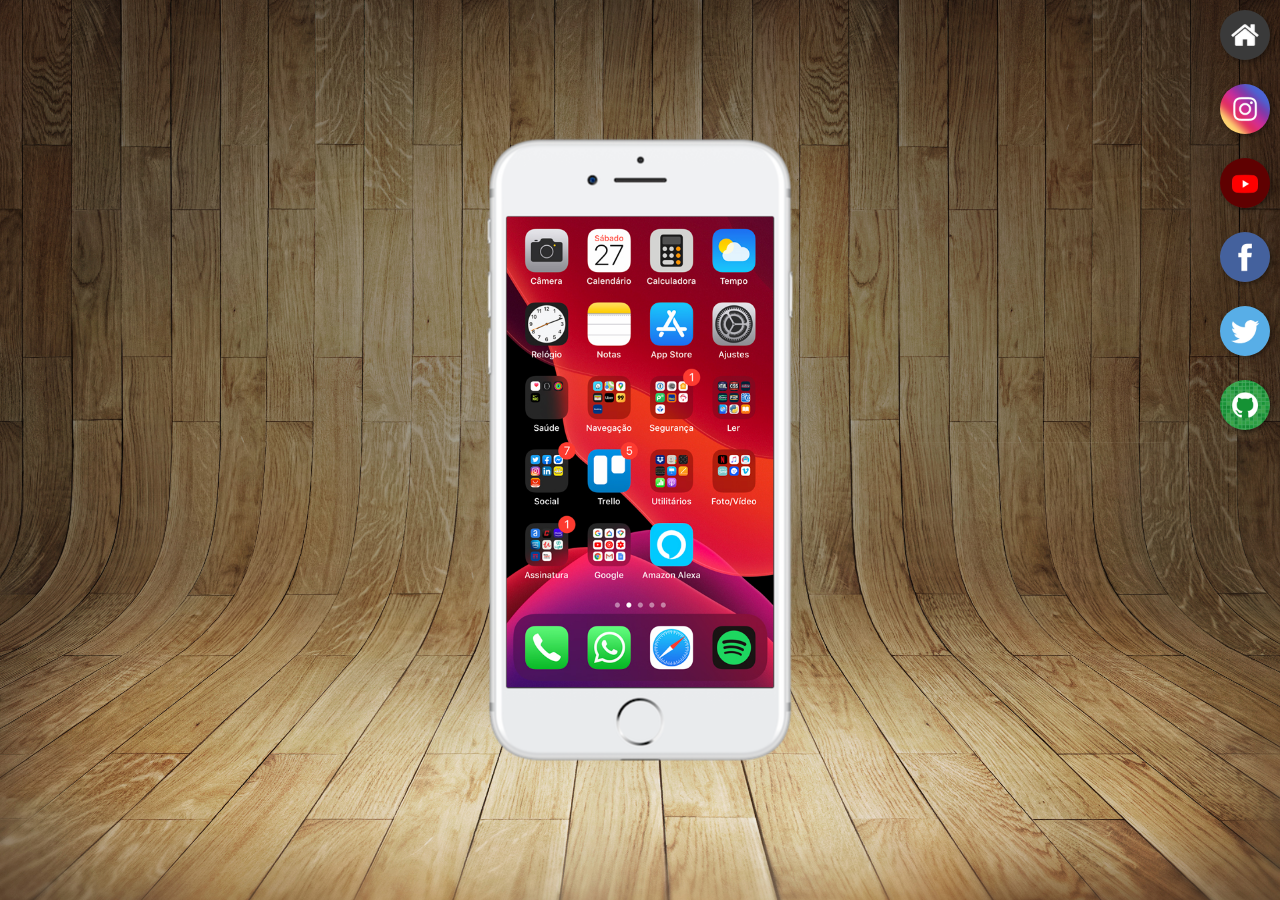
<file: index.html>
<!DOCTYPE html>
<html lang="pt-br">
<head>
    <meta charset="UTF-8">
    <meta name="viewport" content="width=device-width, initial-scale=1.0">
    <title>Projeto Redes Sociais</title>
    <link rel="stylesheet" href="estilos/style.css">
</head>
<body>
    <main>
        <section id="telefone">
           <iframe src="home.html" name="tela" id="tela" frameborder="0">
            seu navegador não é compativel com isso.
           </iframe>
        </section>
        <section id="redes-sociais">
            <a href="home.html" target="tela"><img src="imagens/logo-home.jpg" alt="home"></a> <br>
            <a href="instagram.html" target="tela"><img src="imagens/logo-instagram.jpg" alt="instagram"></a> <br>
            <a href="youtube.html" target="tela"><img src="imagens/logo-youtube.jpg" alt="youtube"></a> <br>
            <a href="facebook.html" target="tela"><img src="imagens/logo-facebook.jpg" alt="facebook"></a> <br>
            <a href="twitter.html" target="tela"><img src="imagens/logo-twitter.jpg" alt="twitter"></a> <br>
            <a href="github.html" target="tela"><img src="imagens/logo-github.jpg" alt="github"></a> <br>
        </section>
    </main>
</body>
</html>
</file>
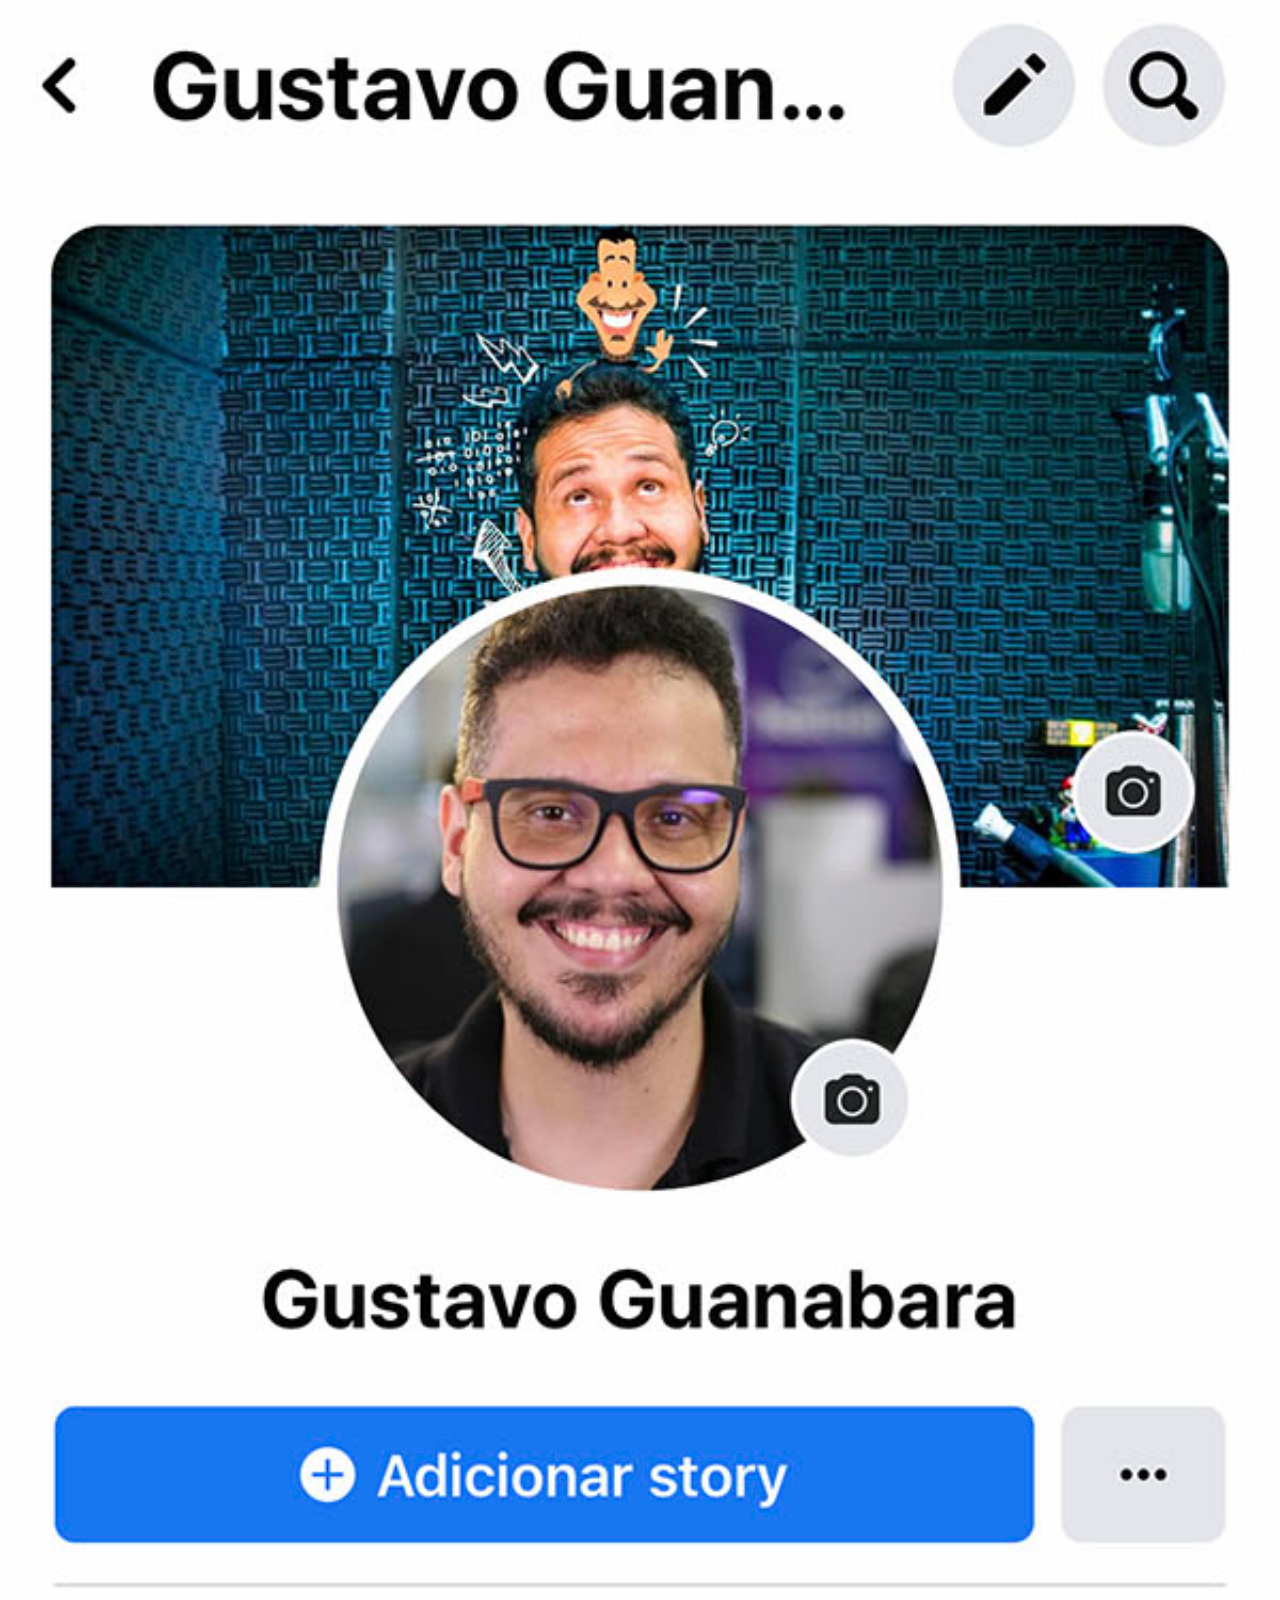
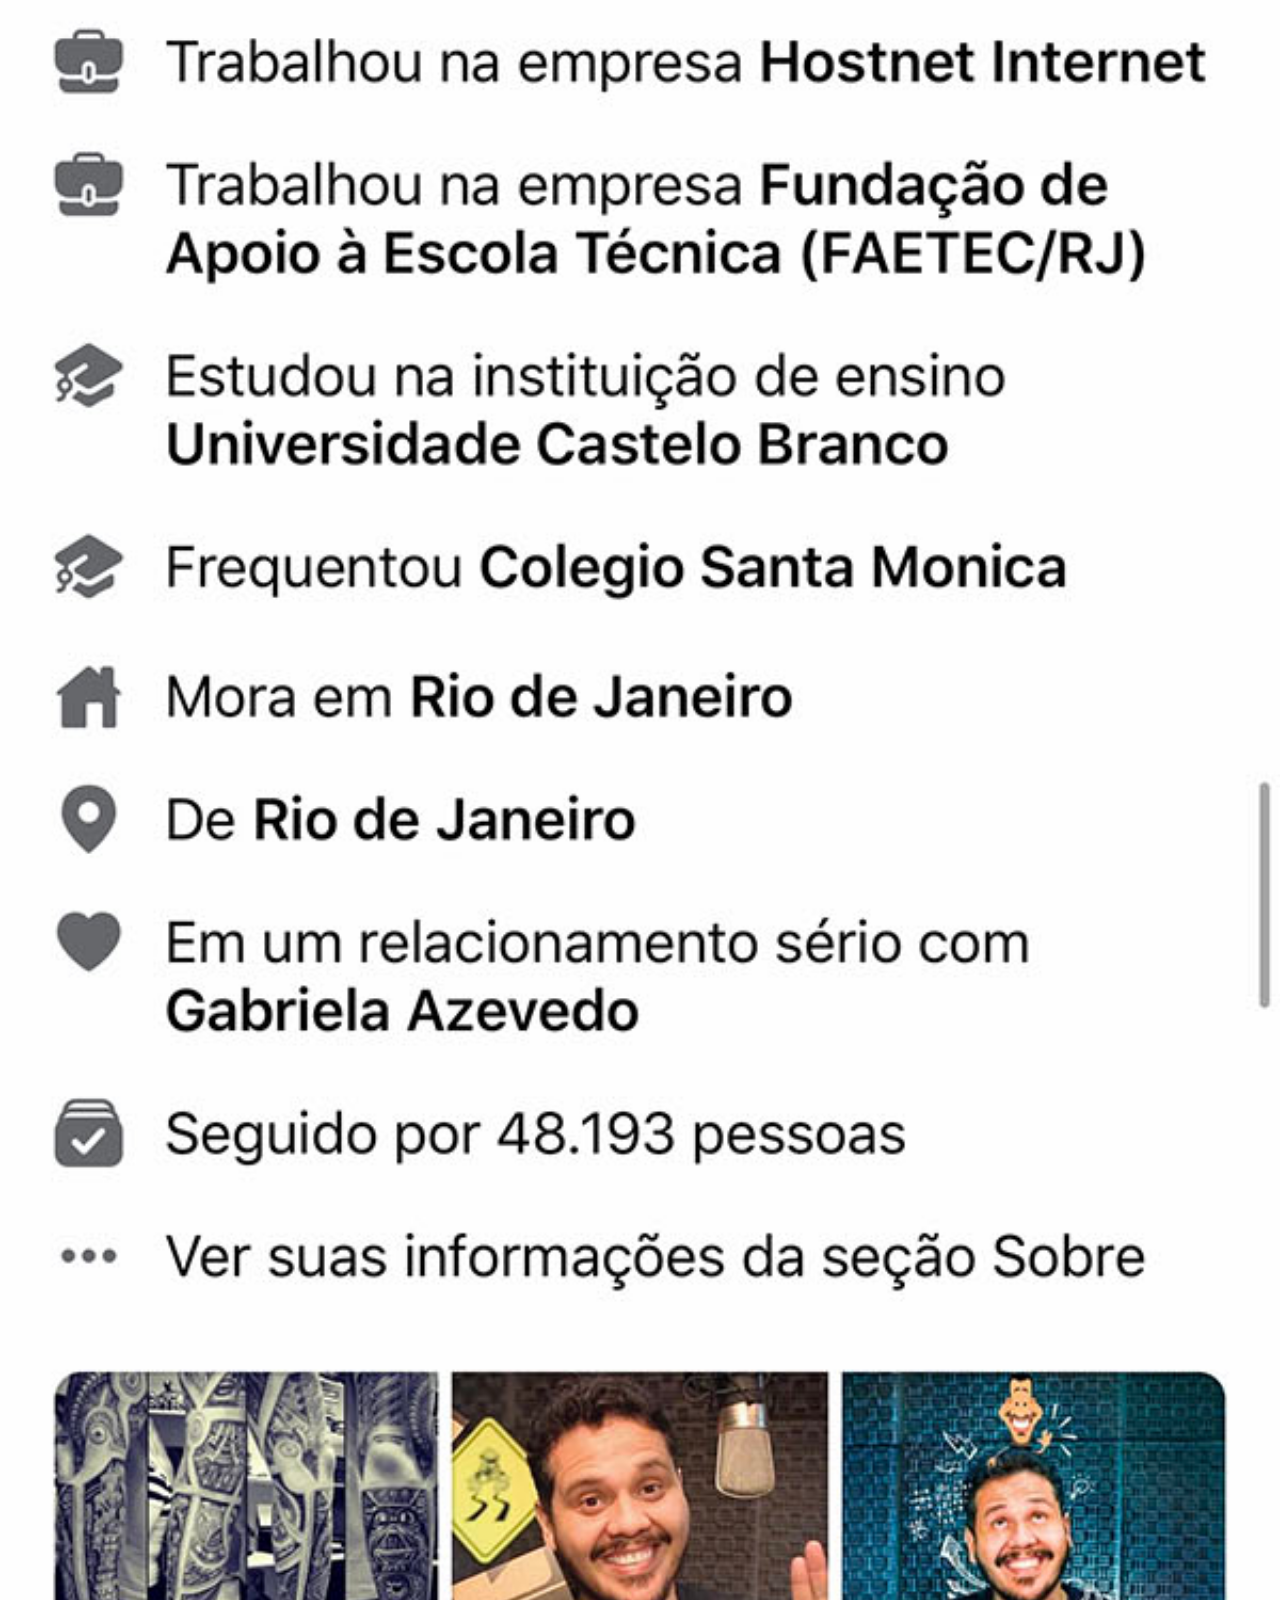
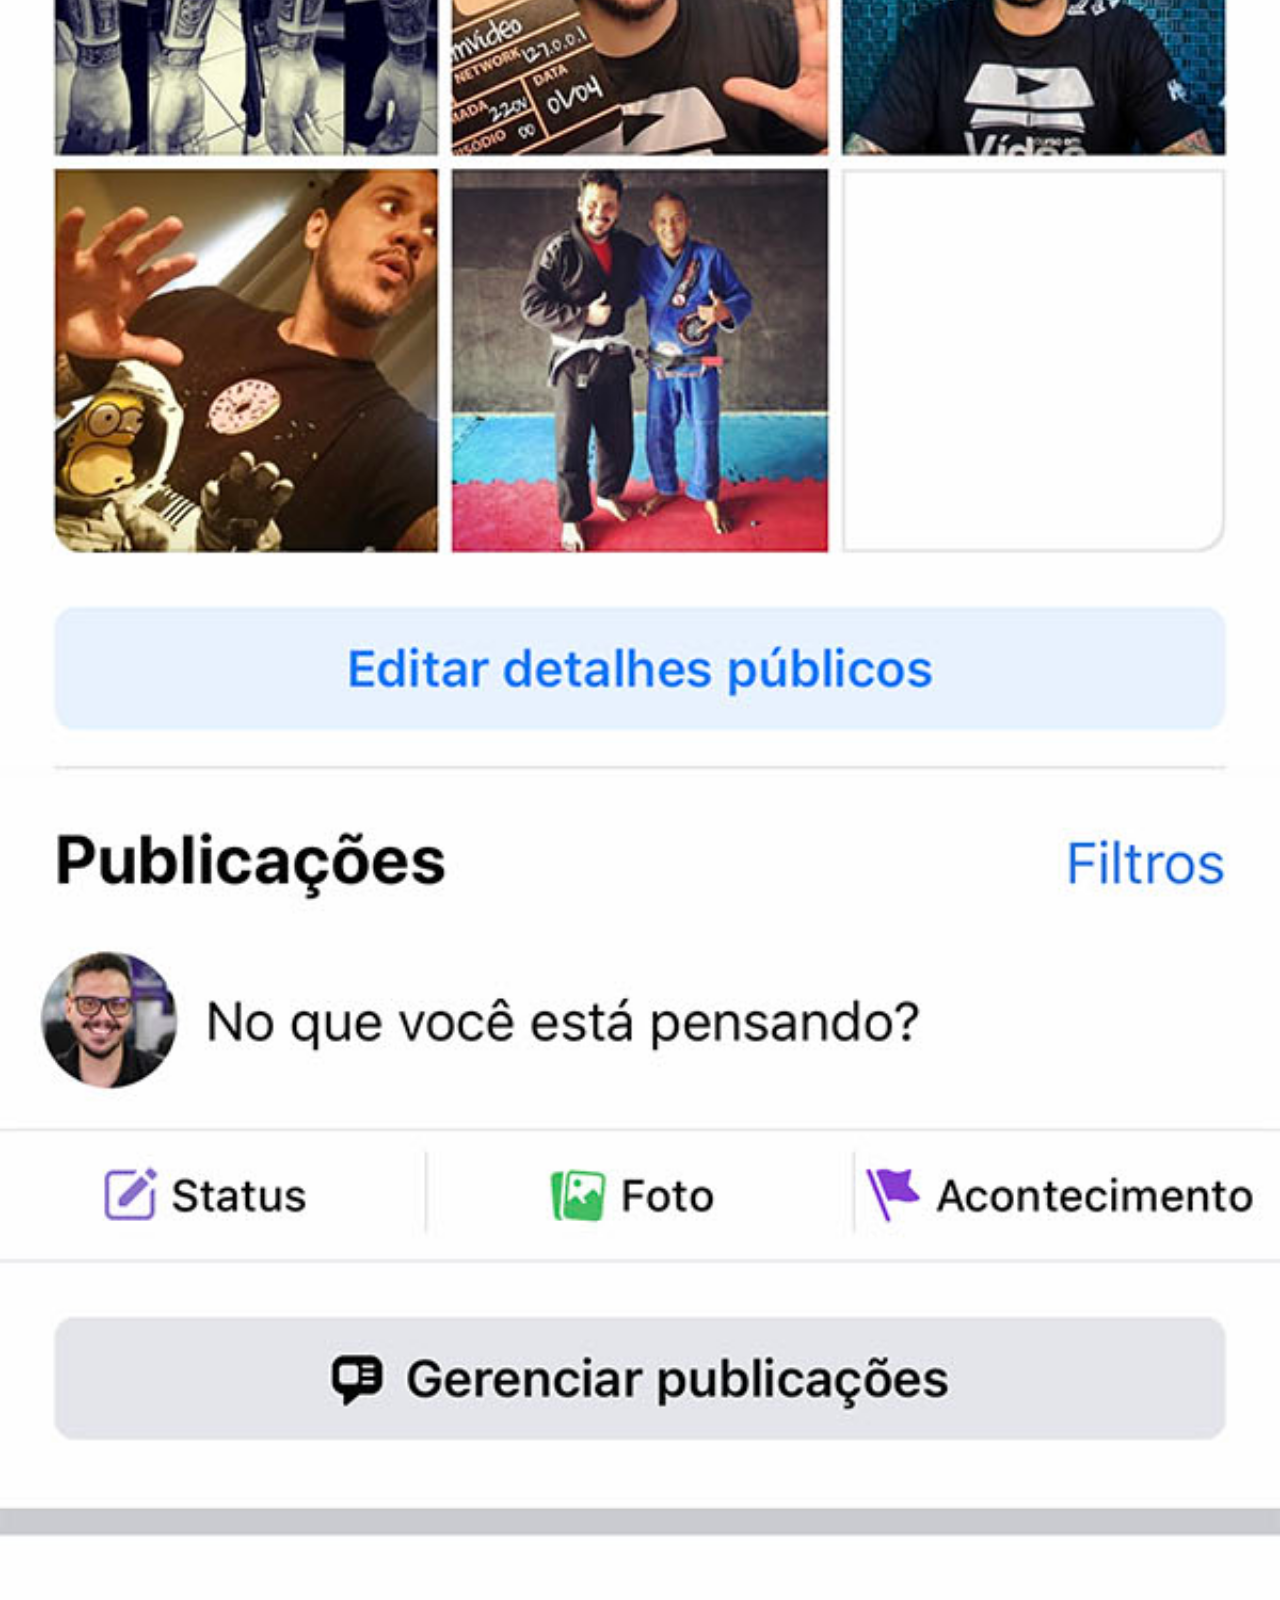
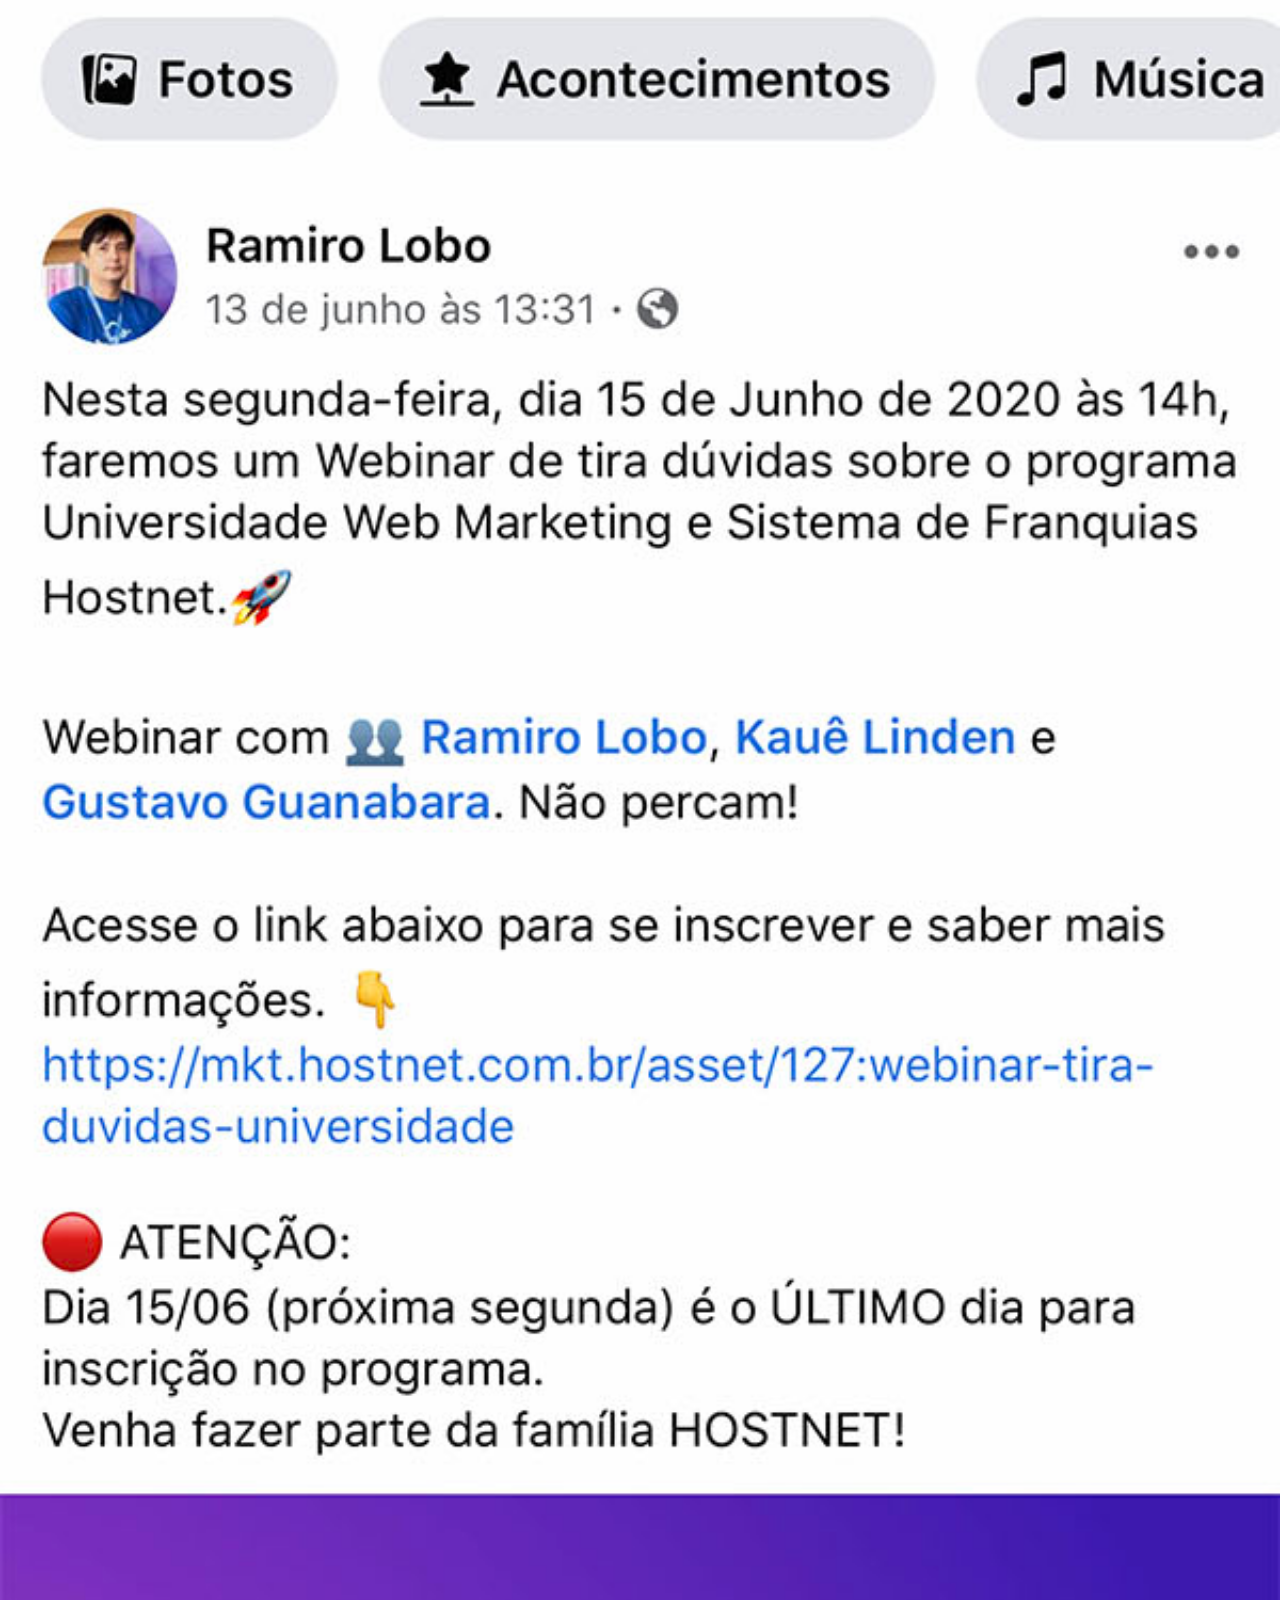
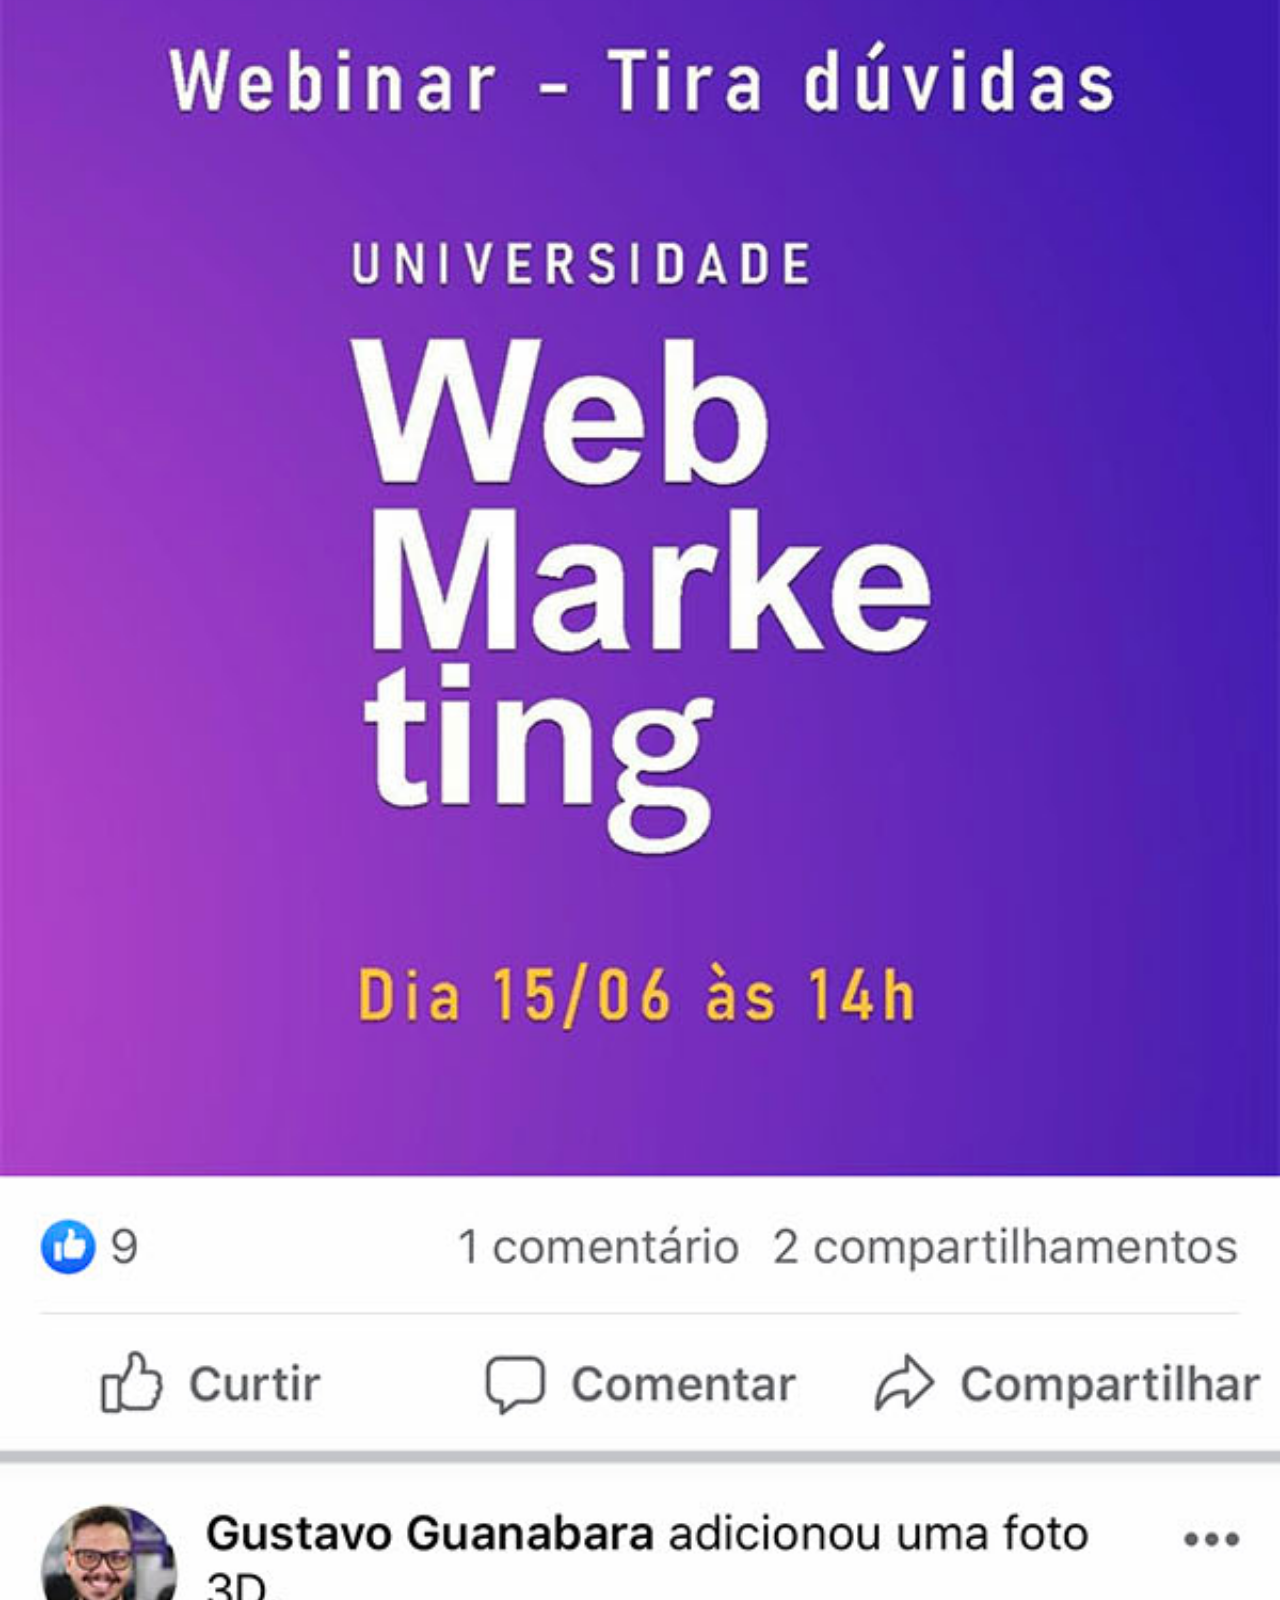
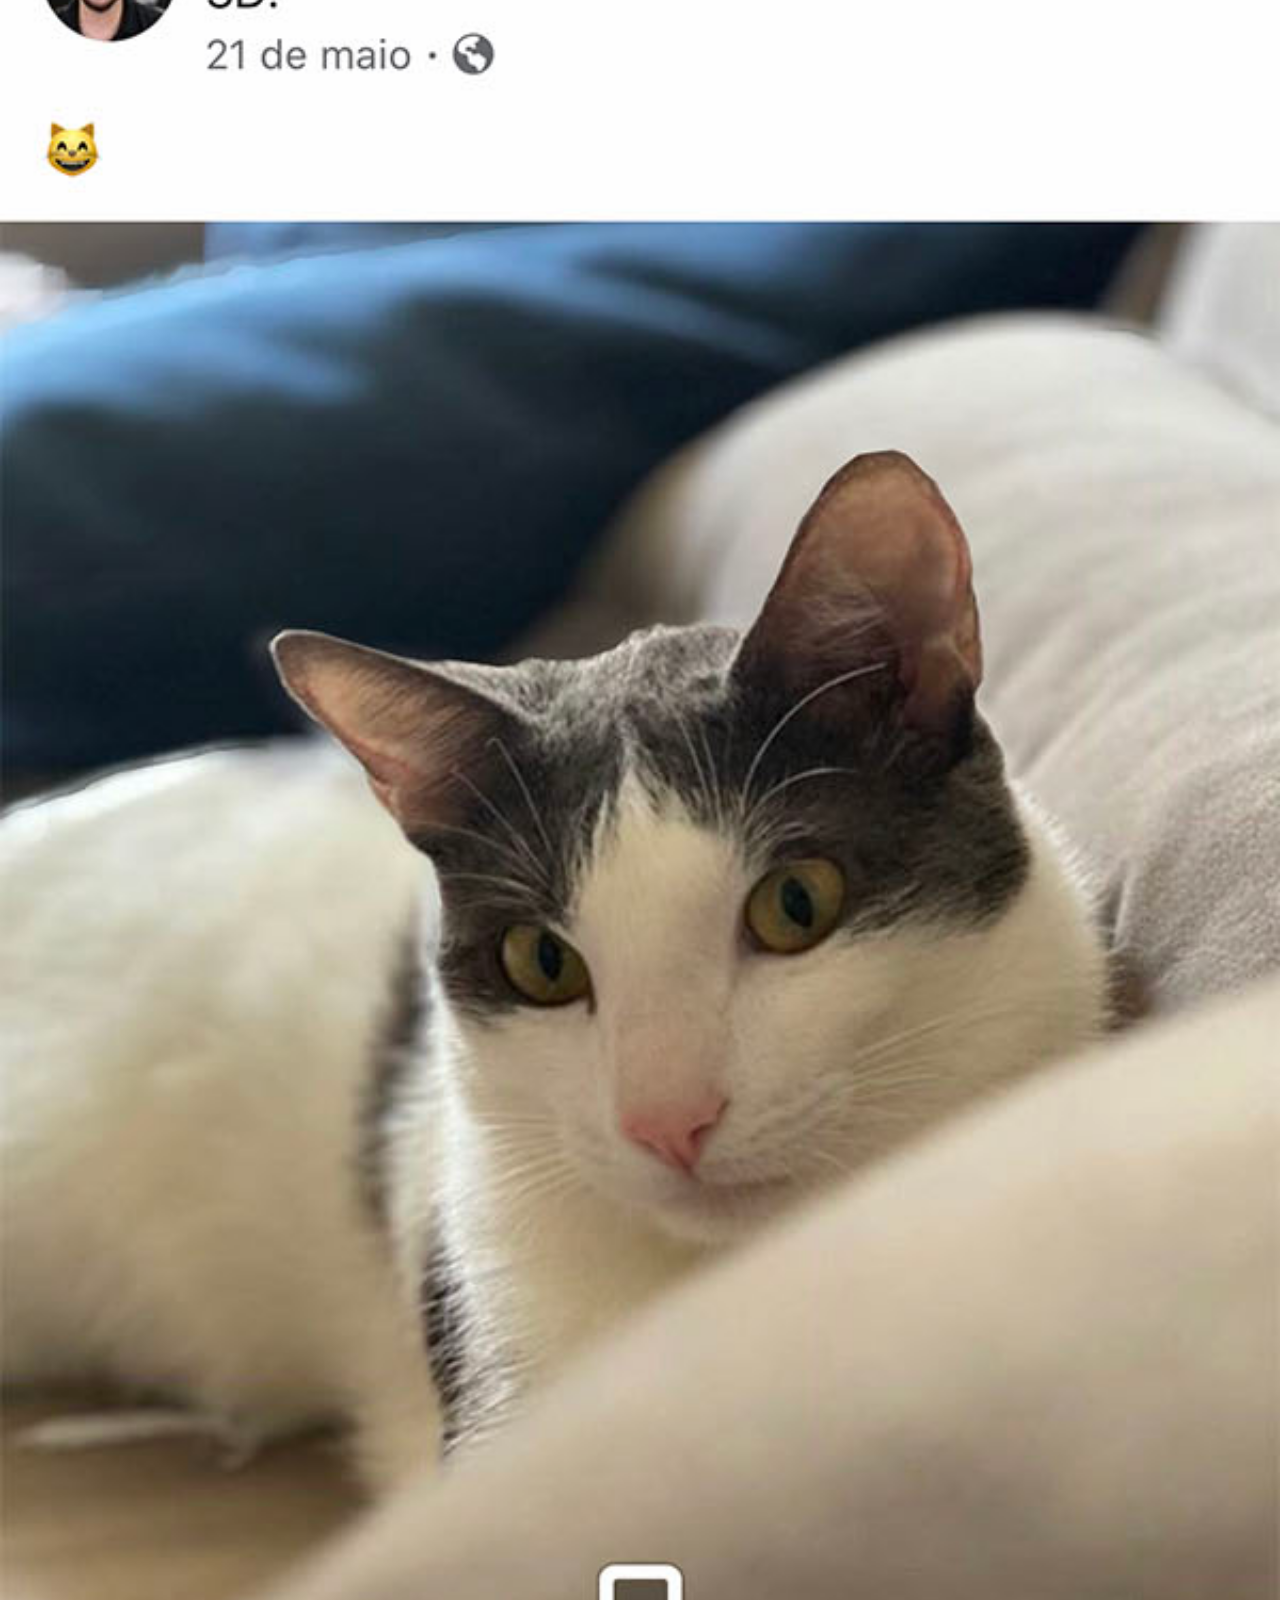
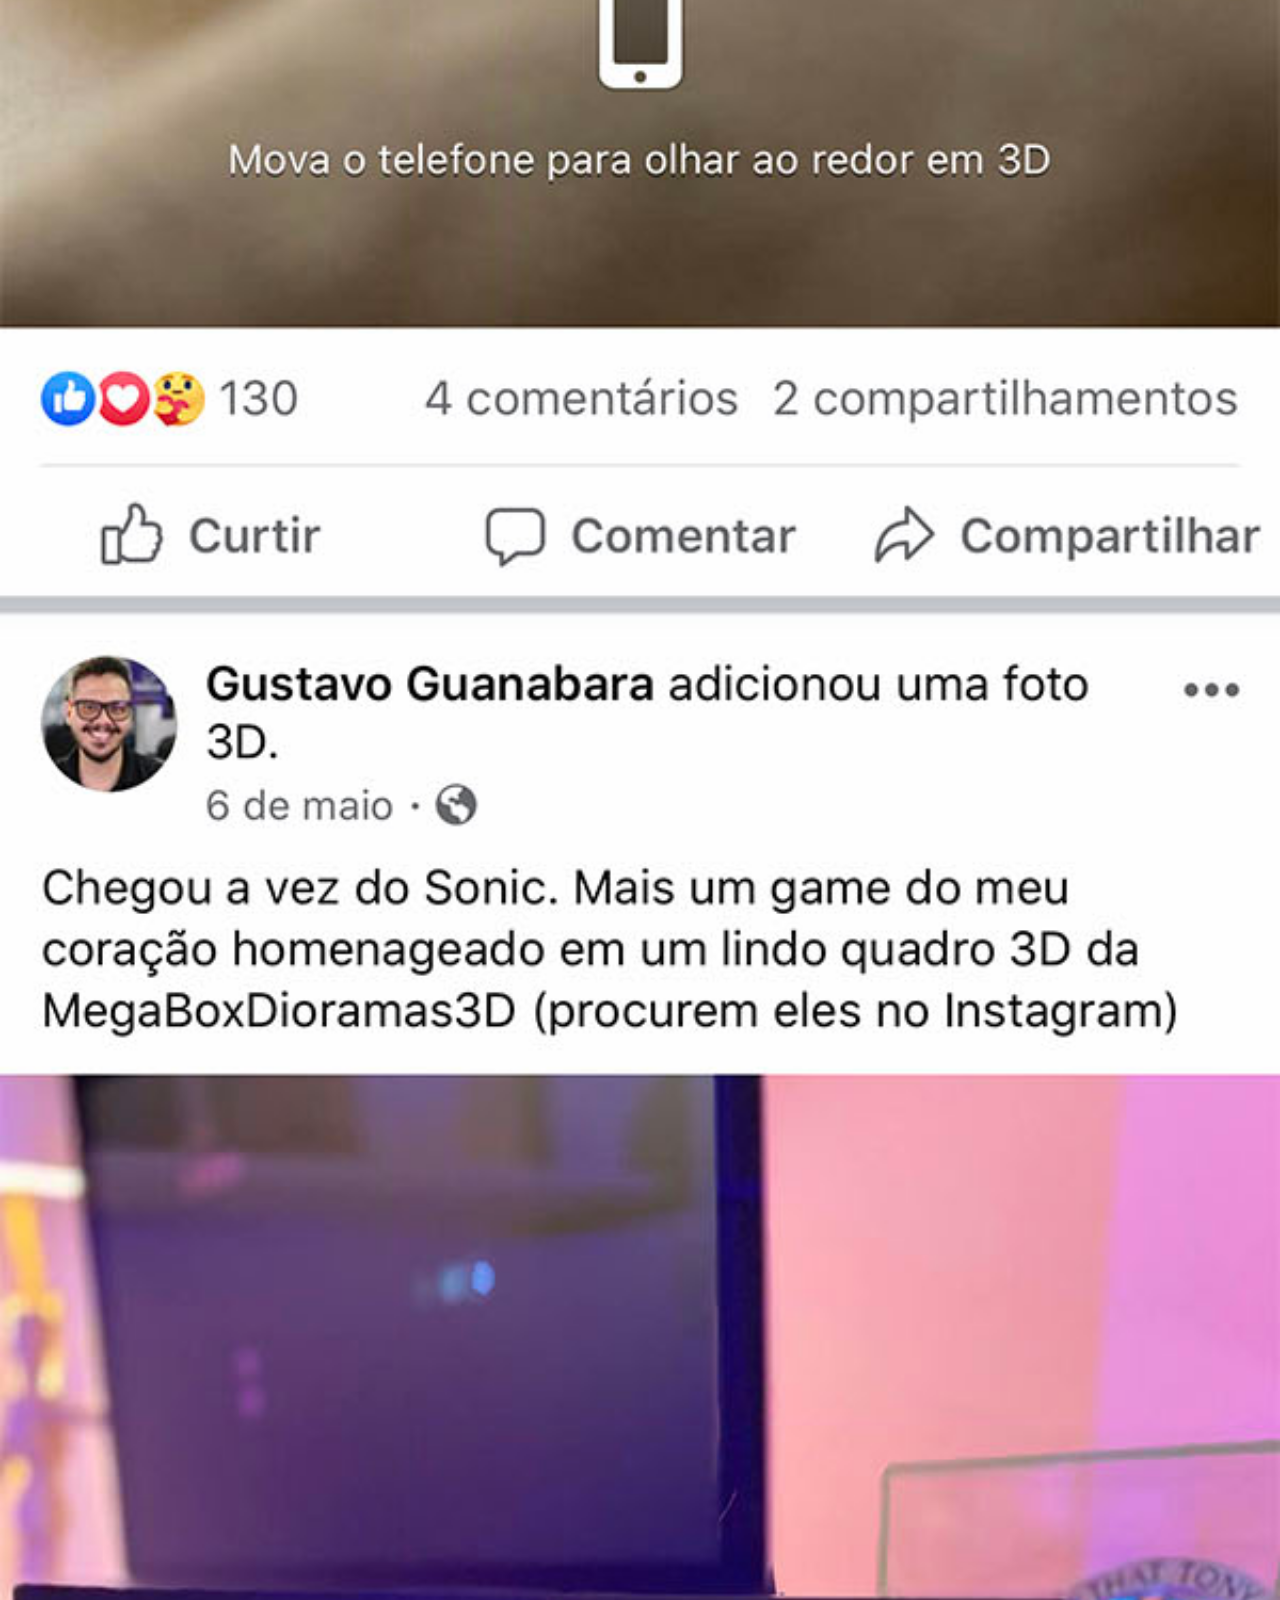
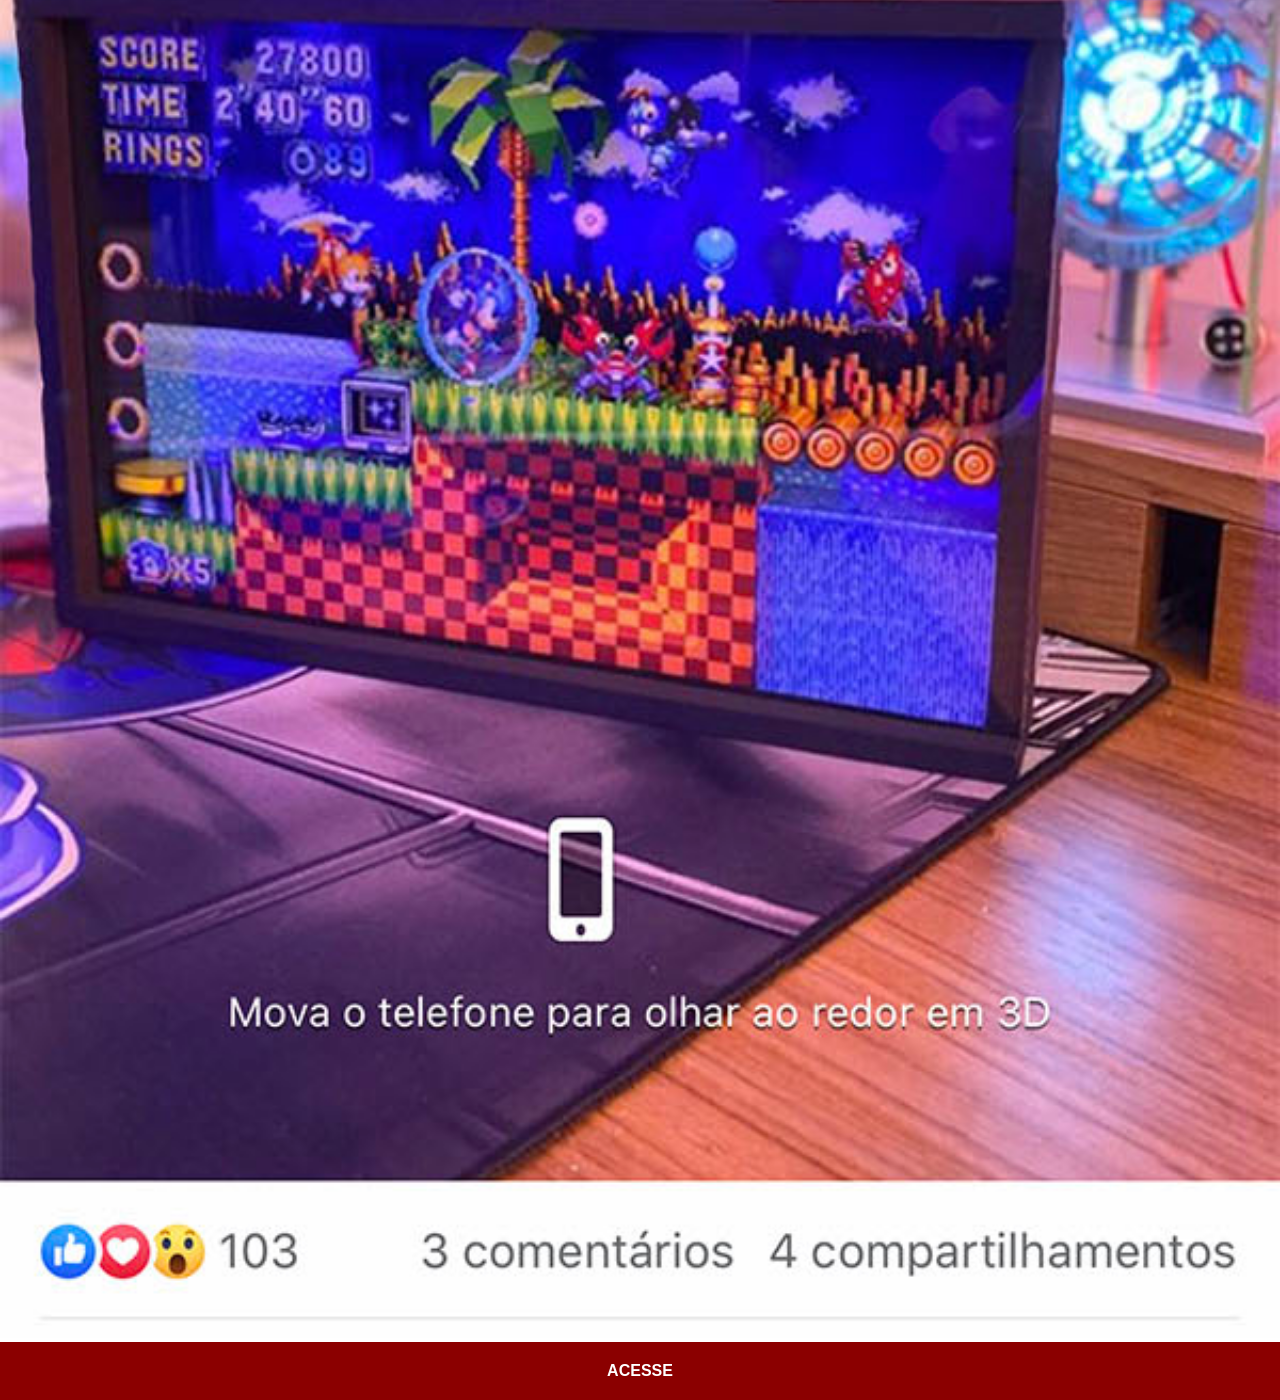
<file: facebook.html>
<!DOCTYPE html>
<html lang="pt-br">
<head>
    <meta charset="UTF-8">
    <meta name="viewport" content="width=device-width, initial-scale=1.0">
    <title>facebook</title>
    <link rel="stylesheet" href="estilos/social.css">
</head>
<body>
    <img src="imagens/tela-facebook.jpg" alt="facebook">
    <a href="https://www.facebook.com/gustavoguanabara/?locale=pt_BR">ACESSE</a>
</body>
</html>
</file>
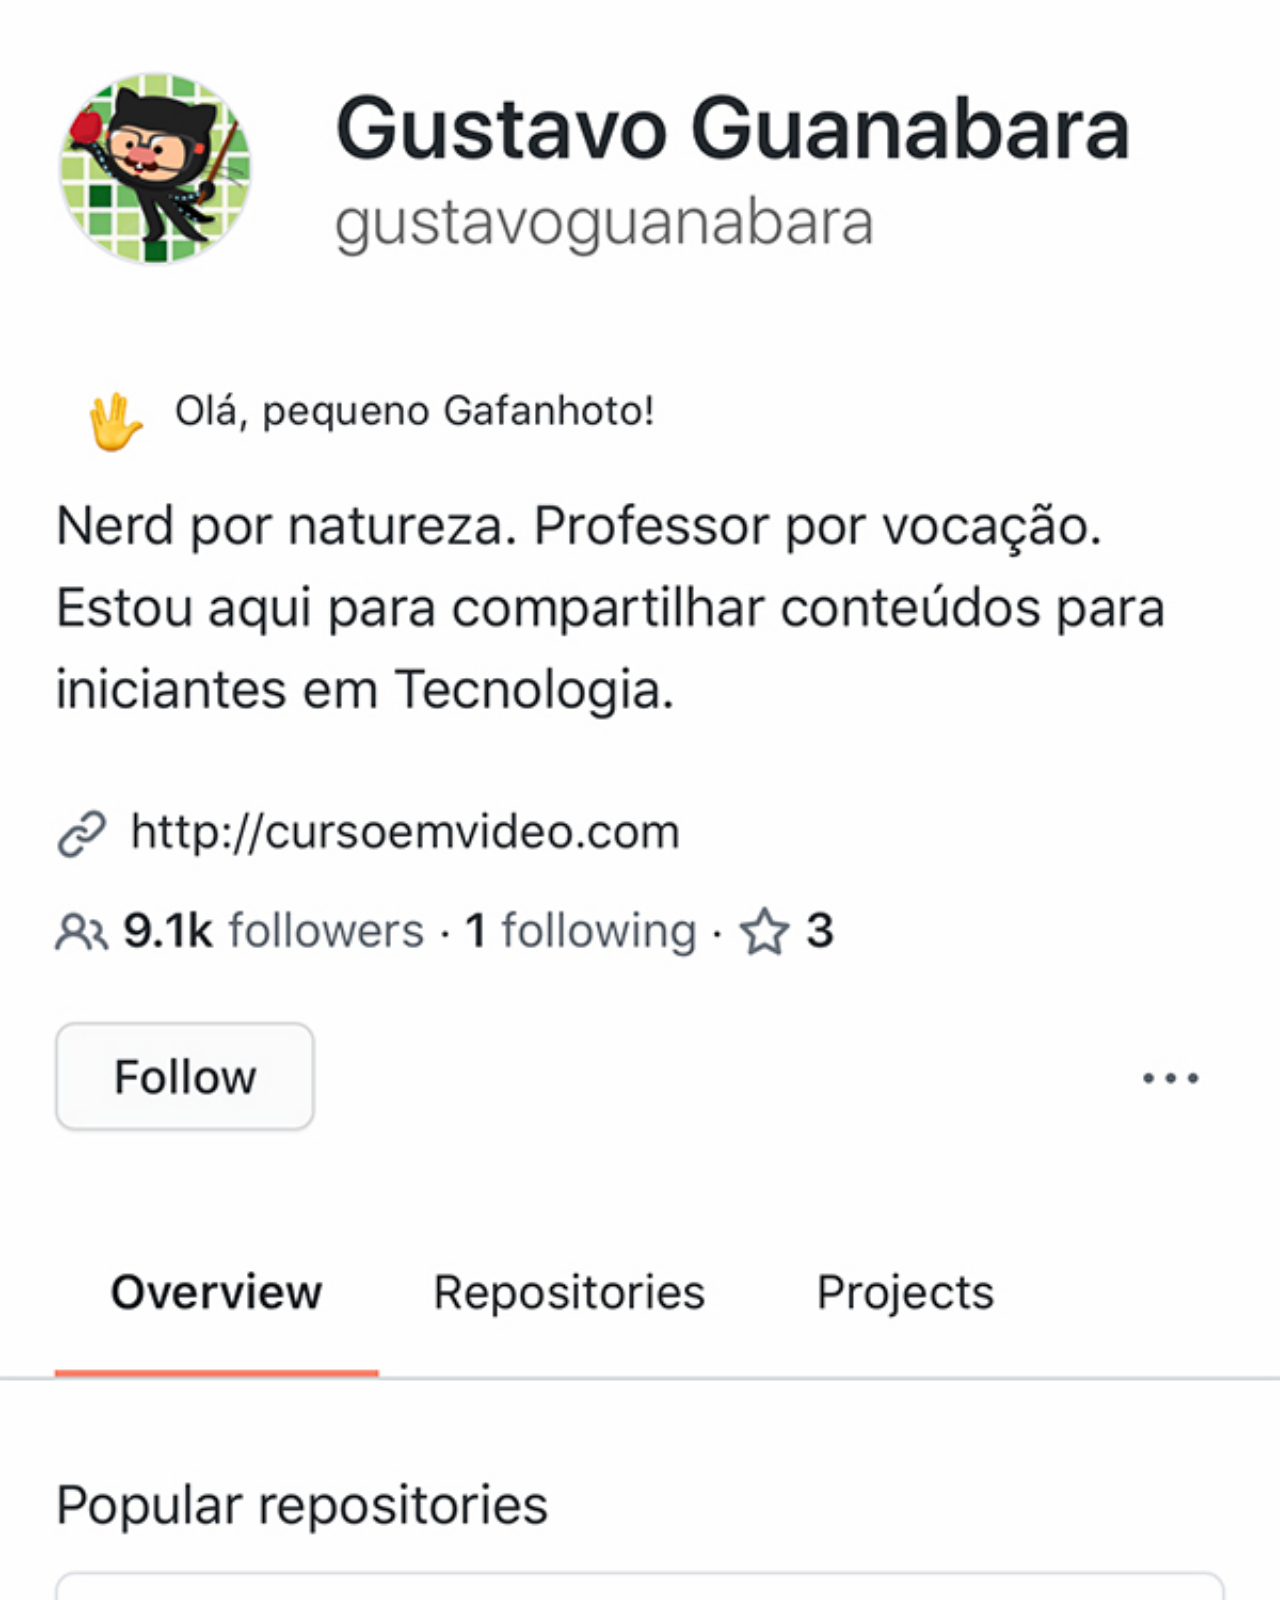
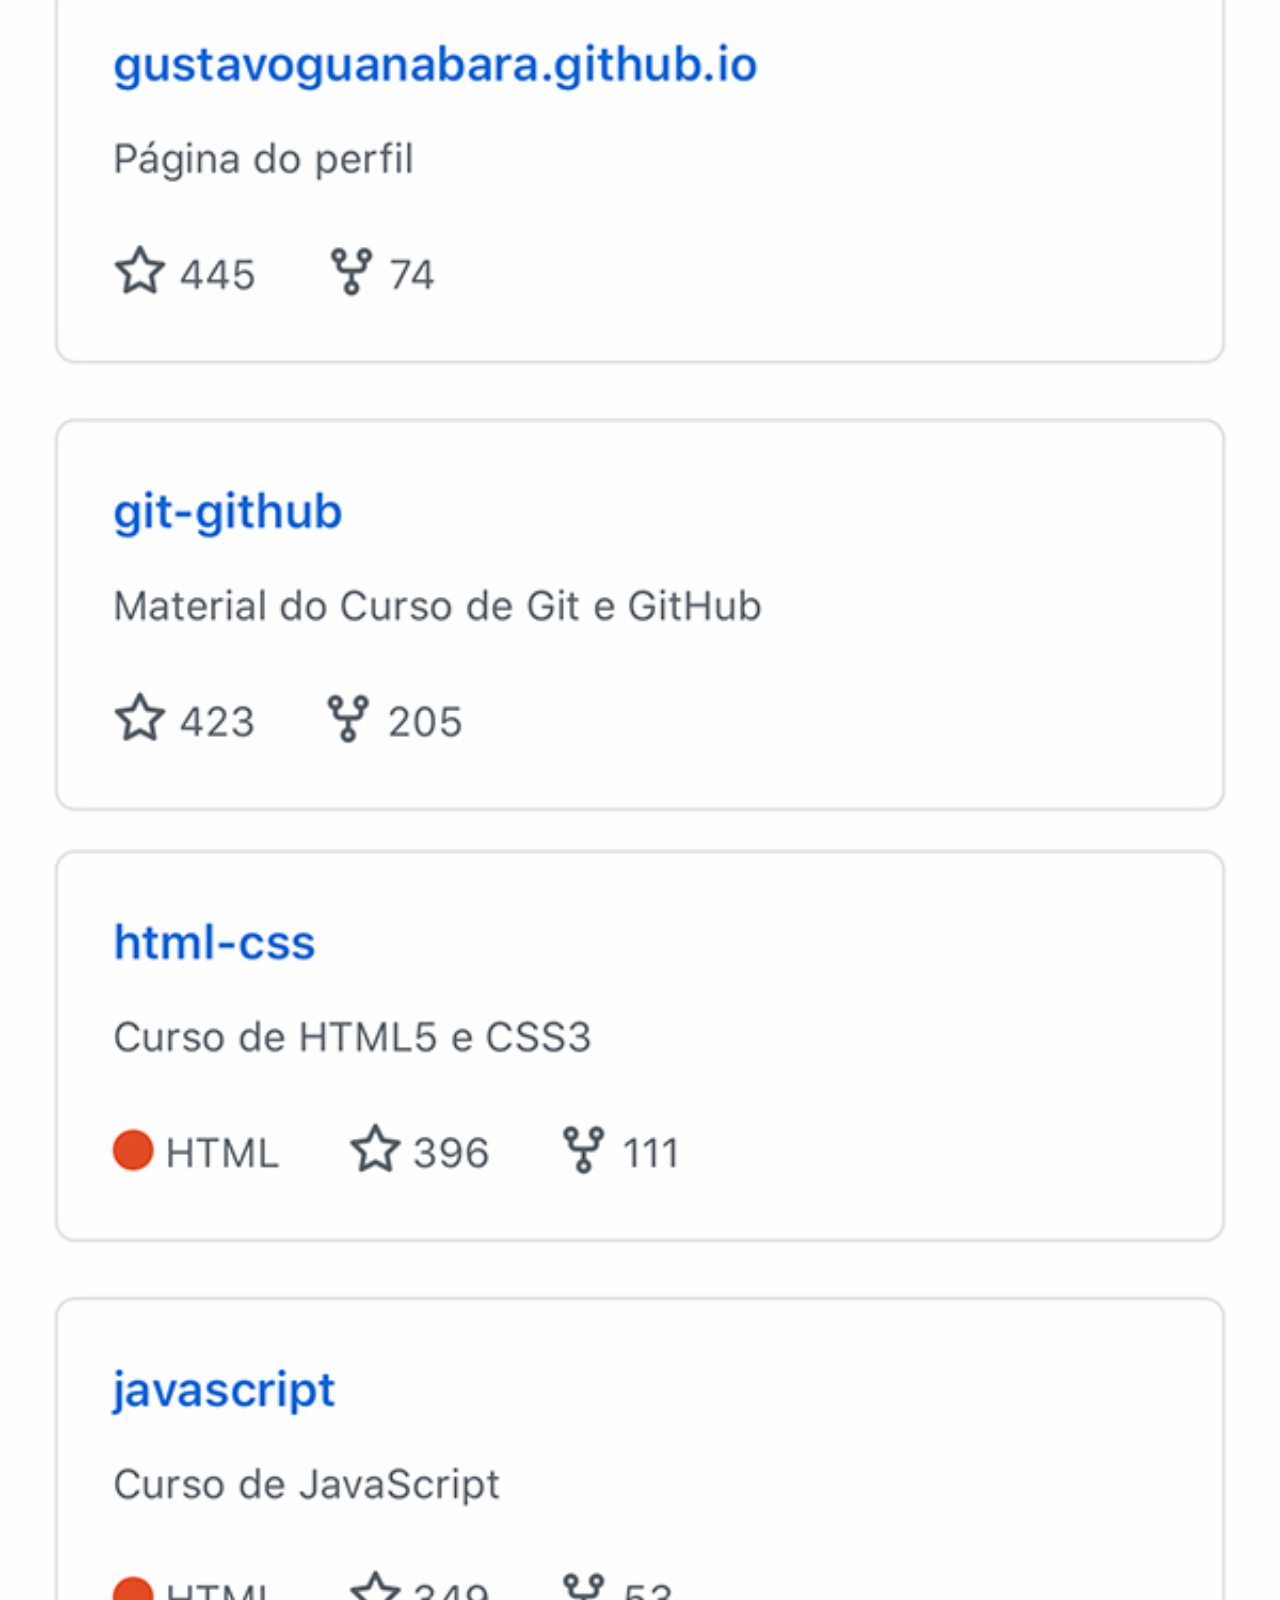
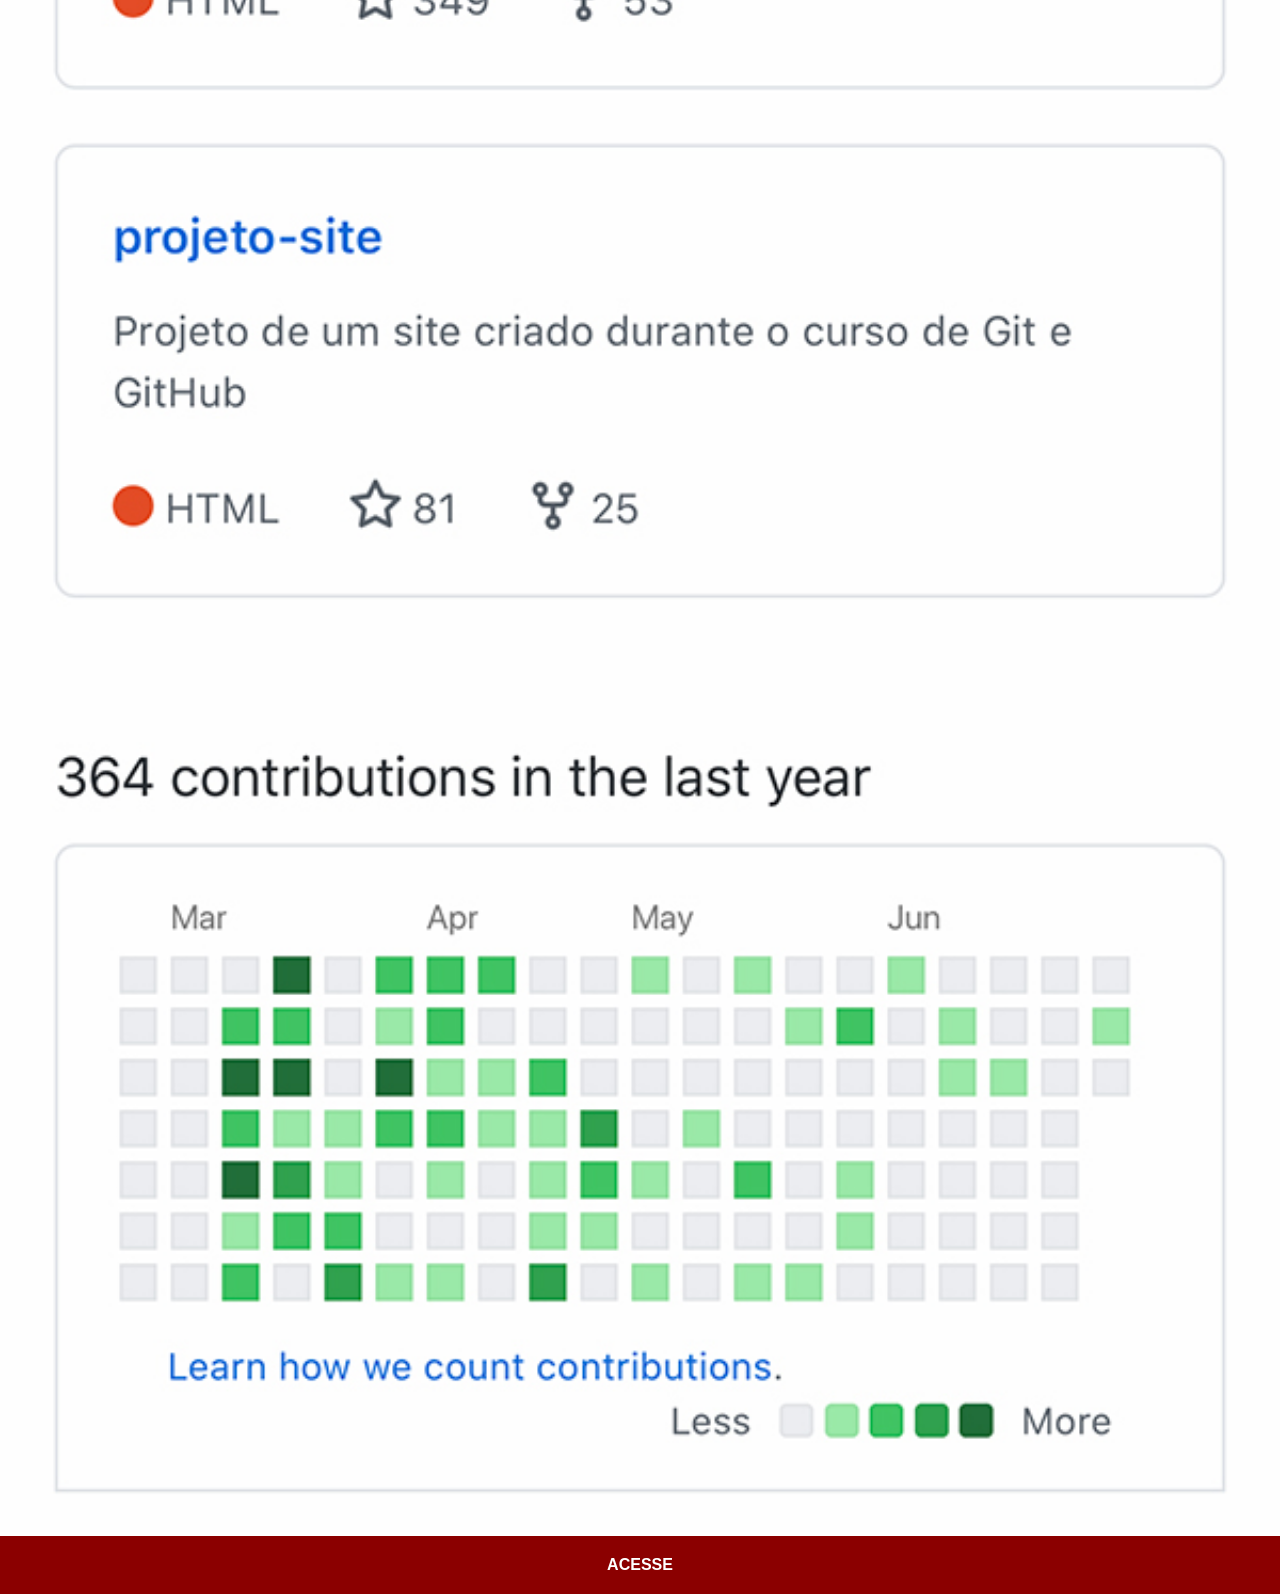
<file: github.html>
<!DOCTYPE html>
<html lang="pt-br">
<head>
    <meta charset="UTF-8">
    <meta name="viewport" content="width=device-width, initial-scale=1.0">
    <title>github</title>
    <link rel="stylesheet" href="estilos/social.css">
</head>
<body>
    <img src="imagens/tela-github.jpg" alt="github">
    <a href="https://github.com/gustavoguanabara/html-css/tree/master/aulas-pdf" target="_blank">ACESSE</a>
</body>
</html>
</file>
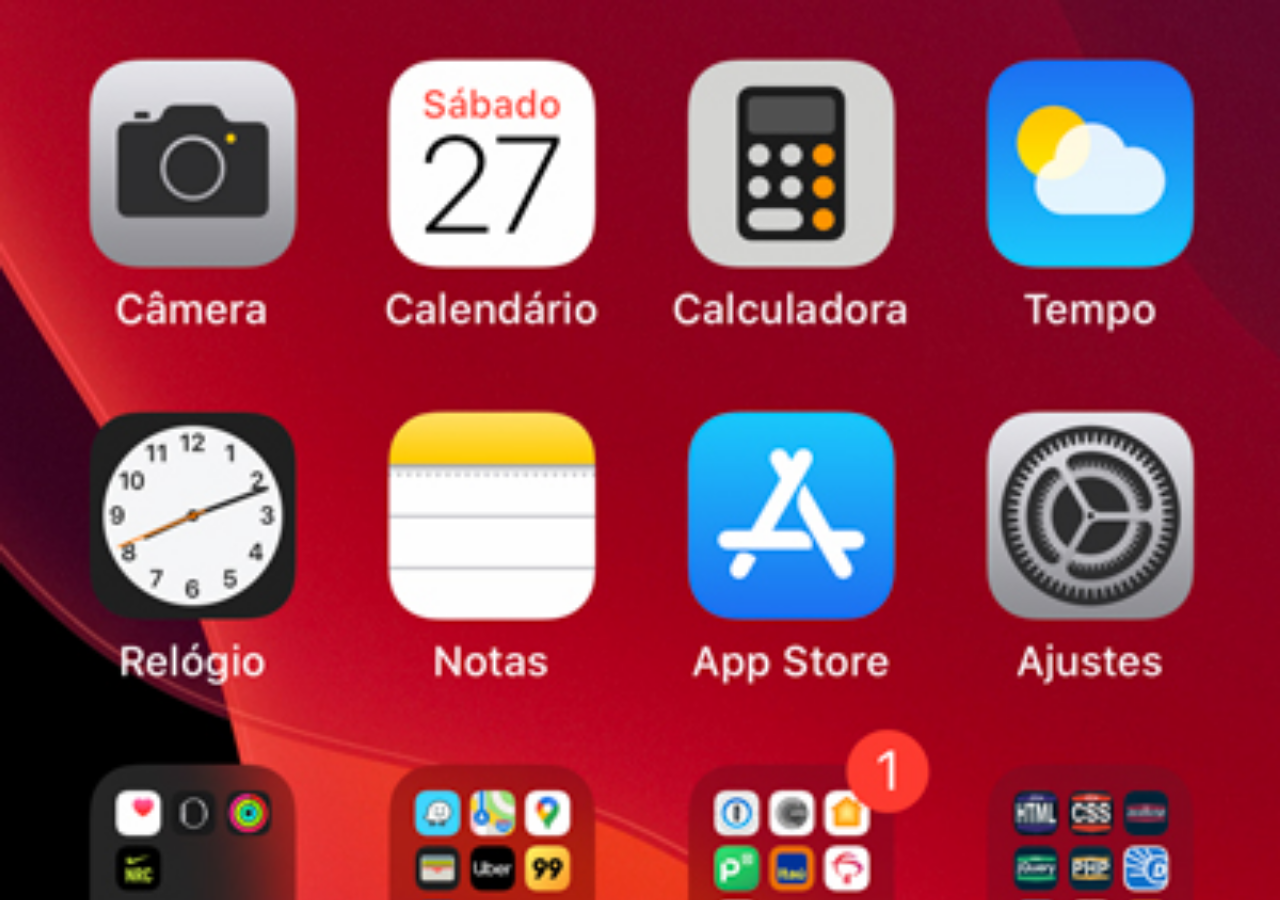
<file: home.html>
<!DOCTYPE html>
<html lang="pt-br">
<head>
    <meta charset="UTF-8">
    <meta name="viewport" content="width=device-width, initial-scale=1.0">
    <title>Document</title>
    <style>
        *{
            margin: 0%;
            padding: 0px;
        }

        body{
            width: 100vw;
            height: 100vh;
            background: url(imagens/tela-home.jpg) no-repeat top center;
            background-size: cover;
        }
    </style>
</head>
<body>
    
</body>
</html>
</file>
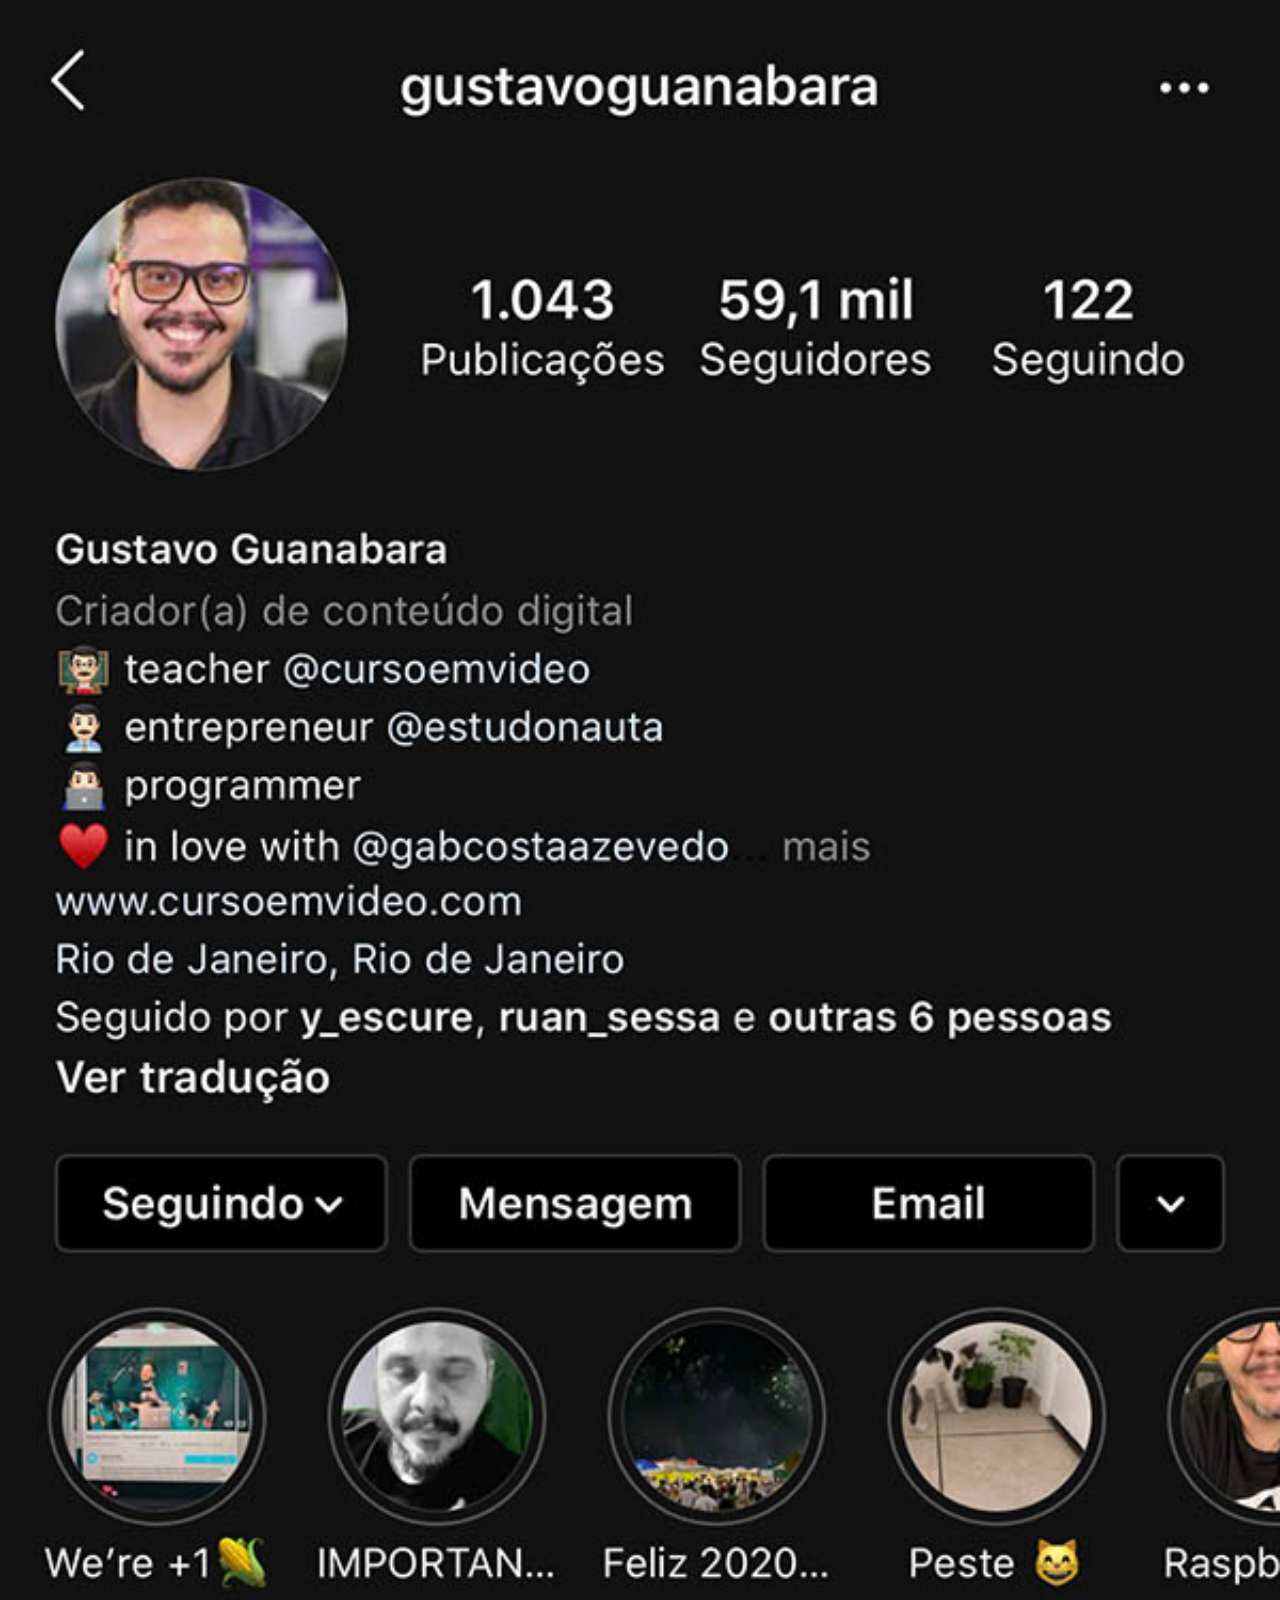
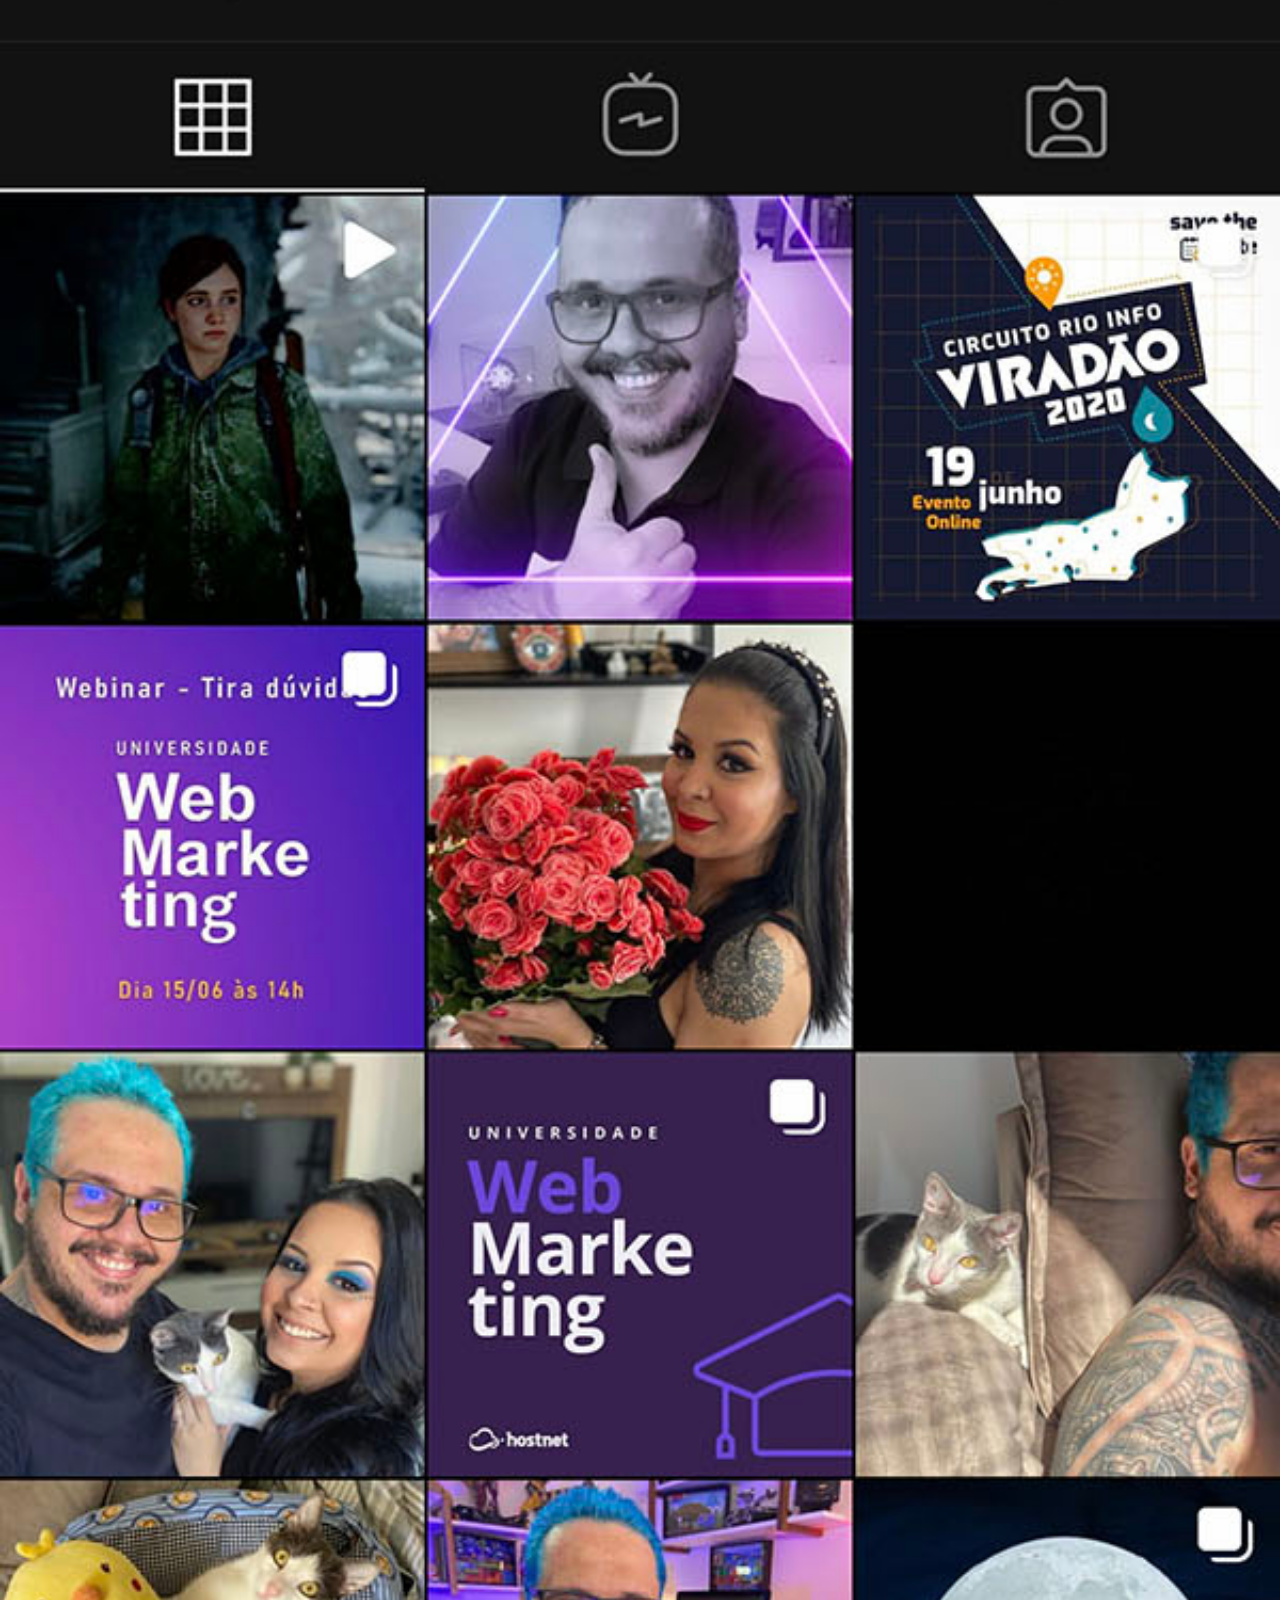
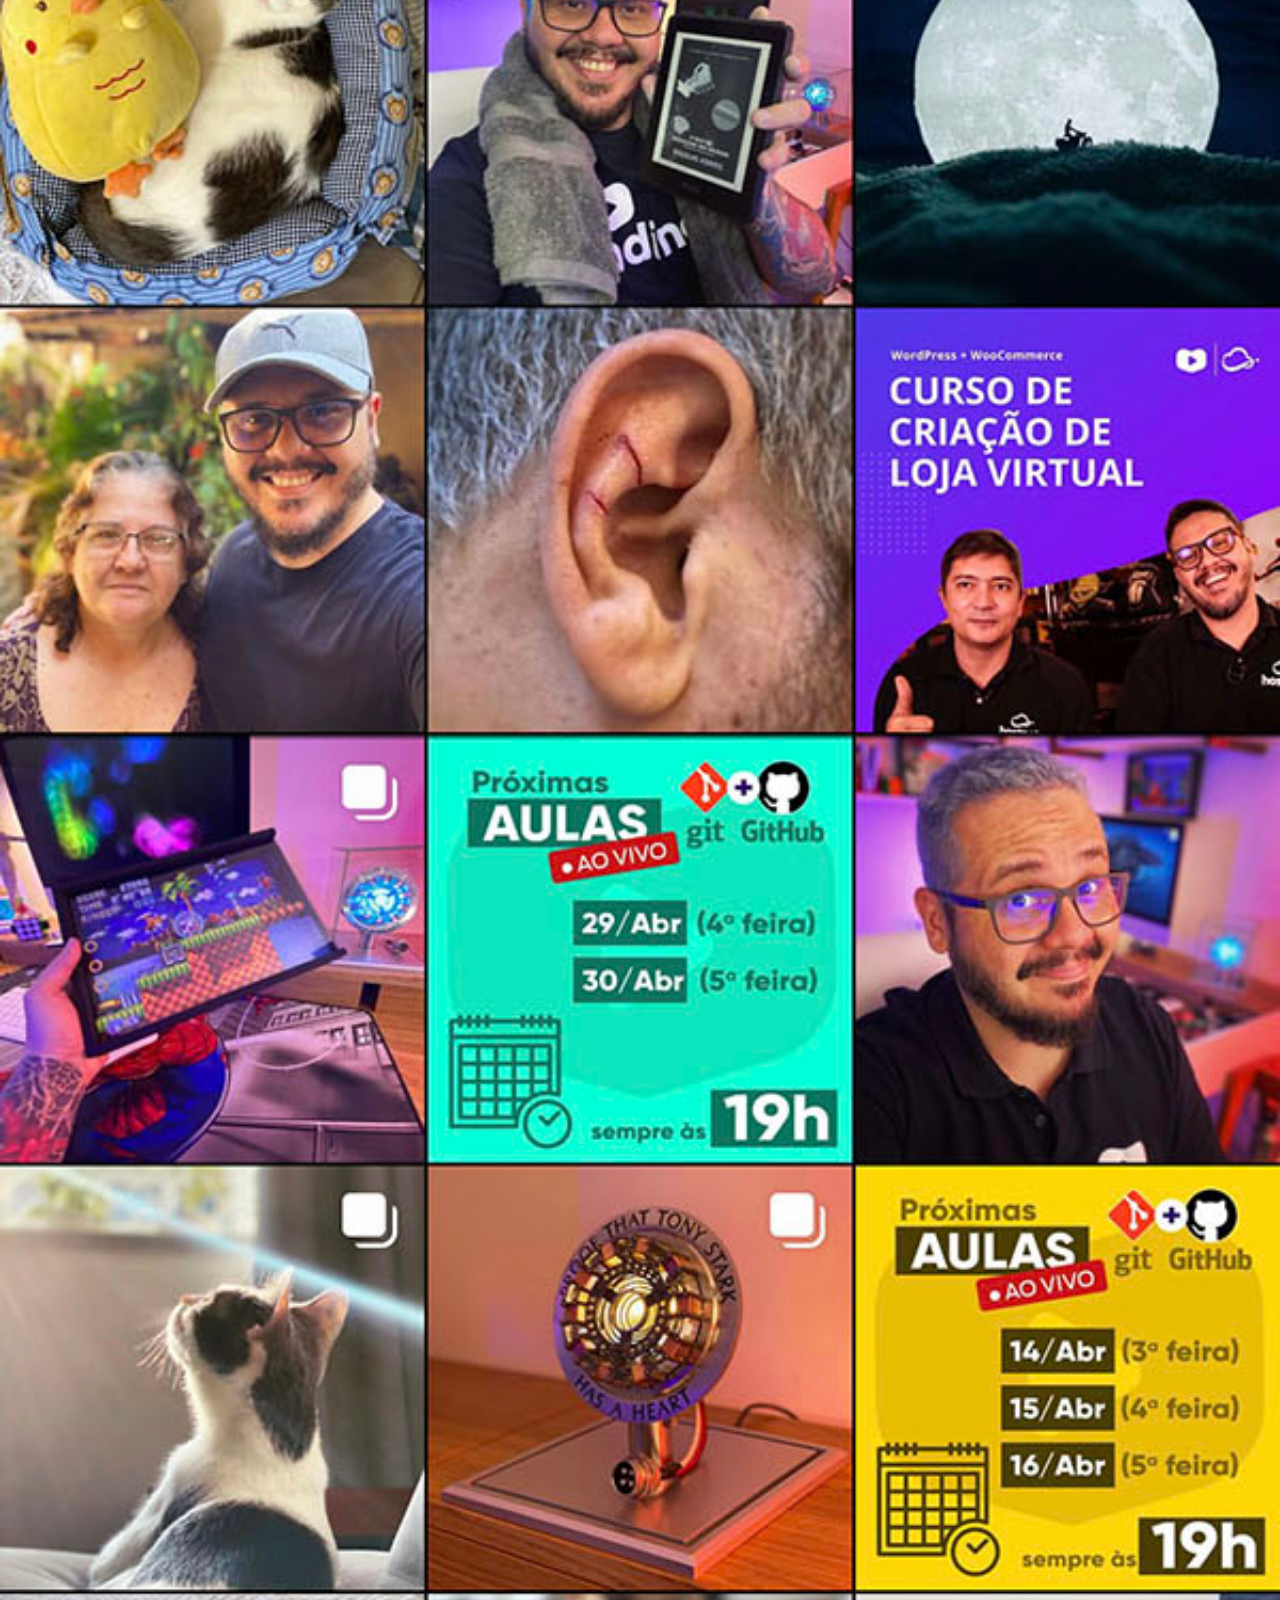
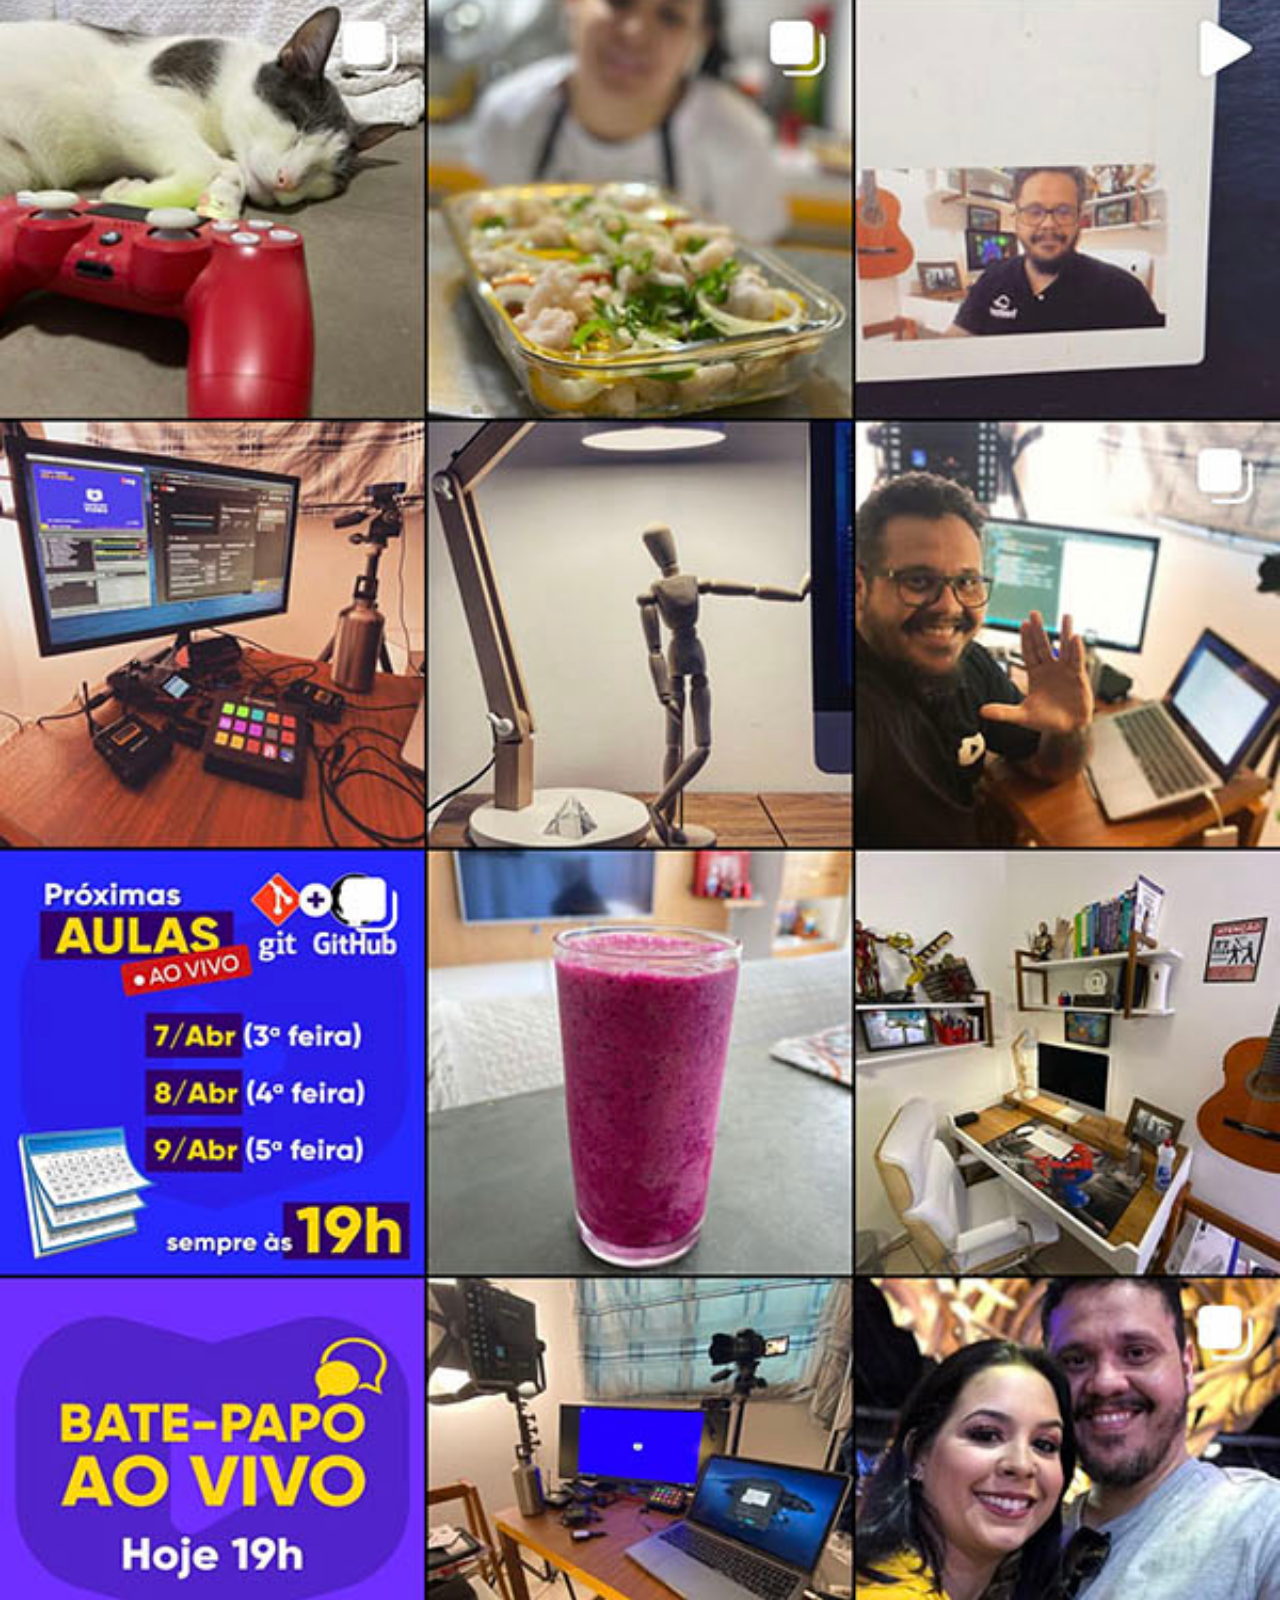
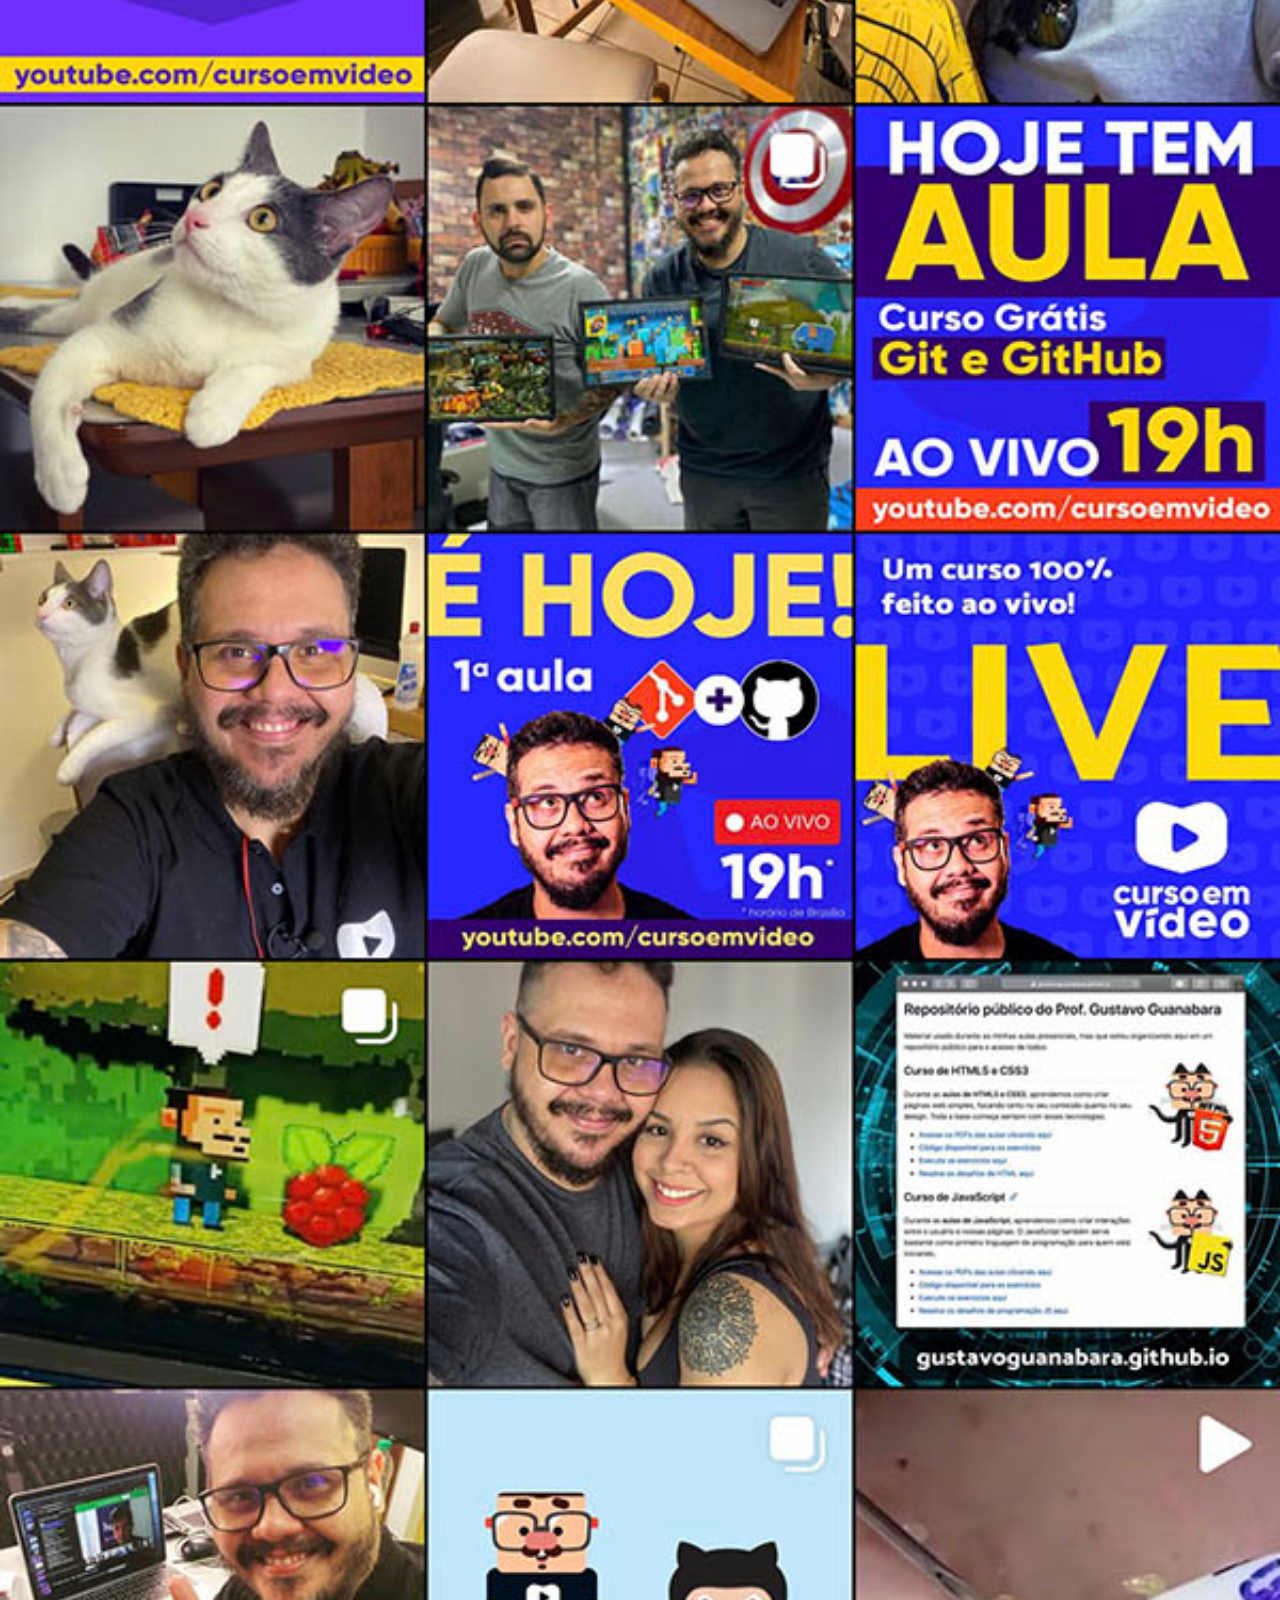
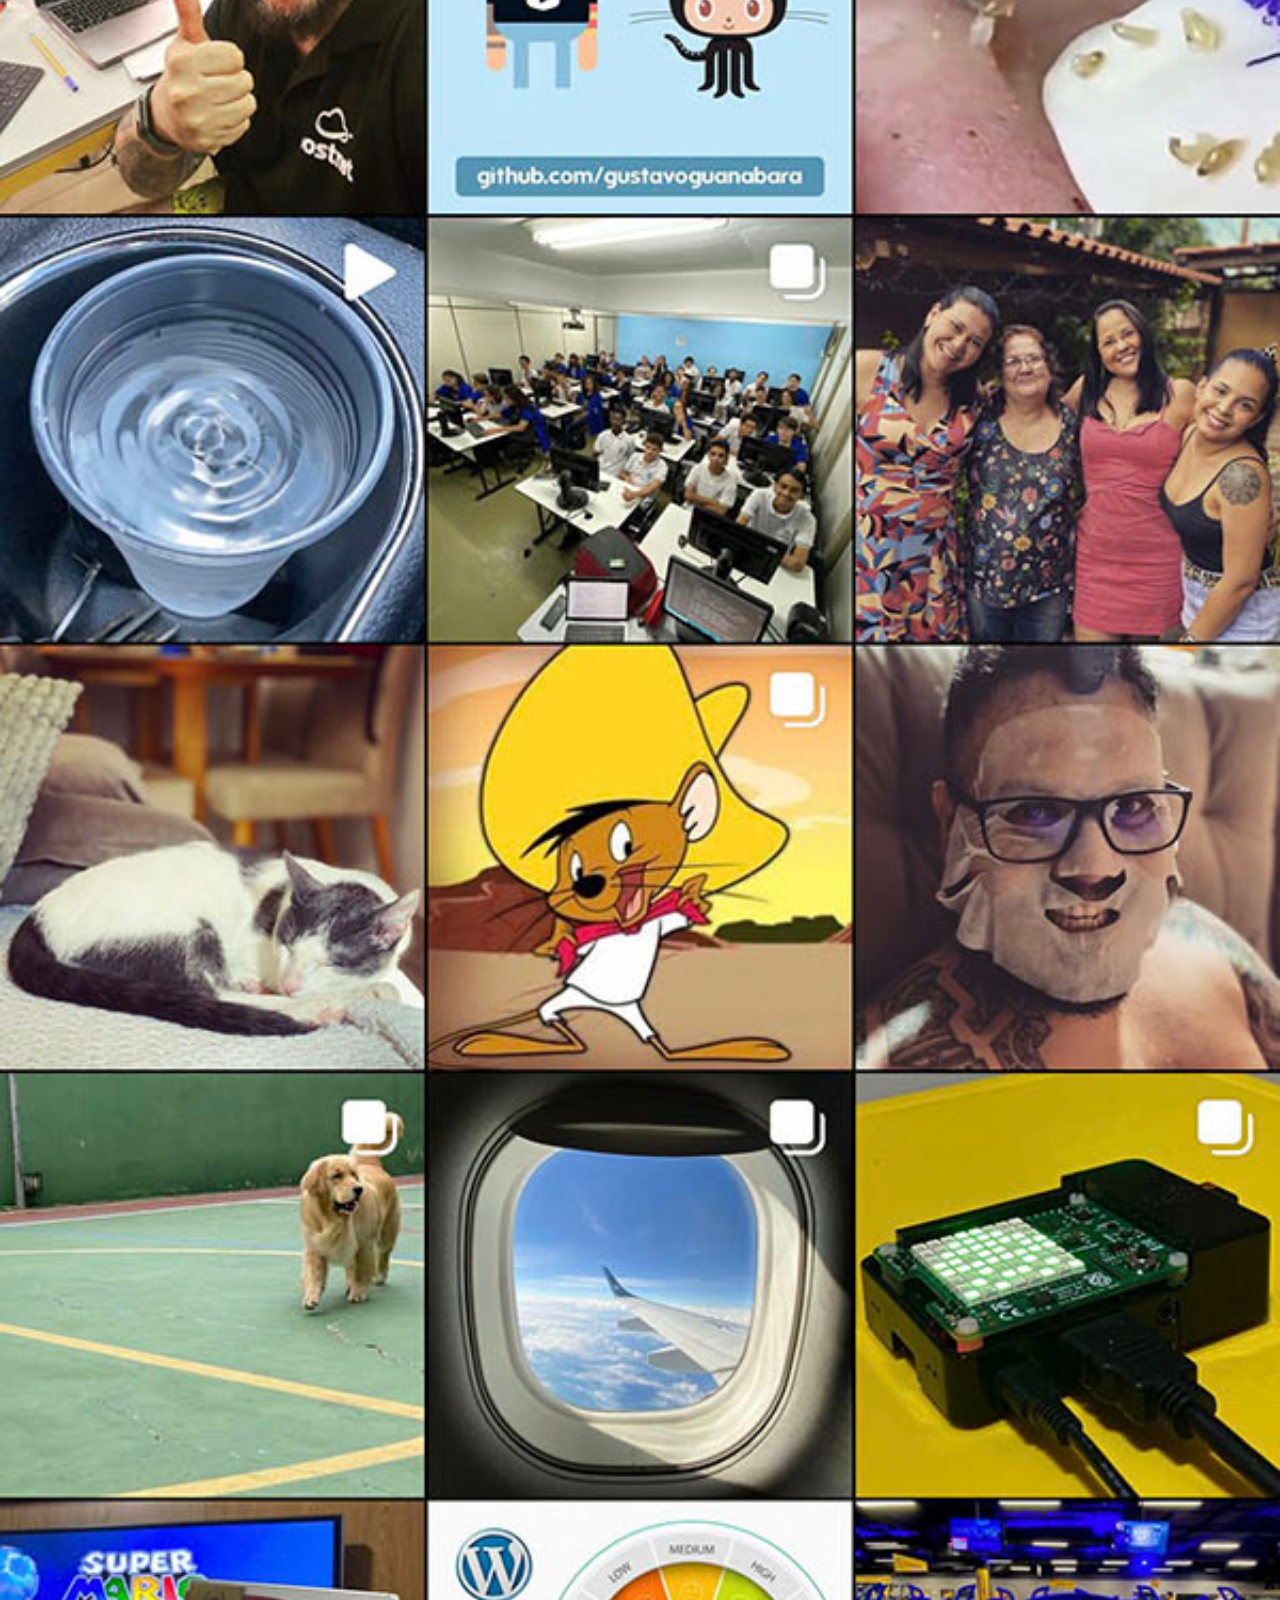
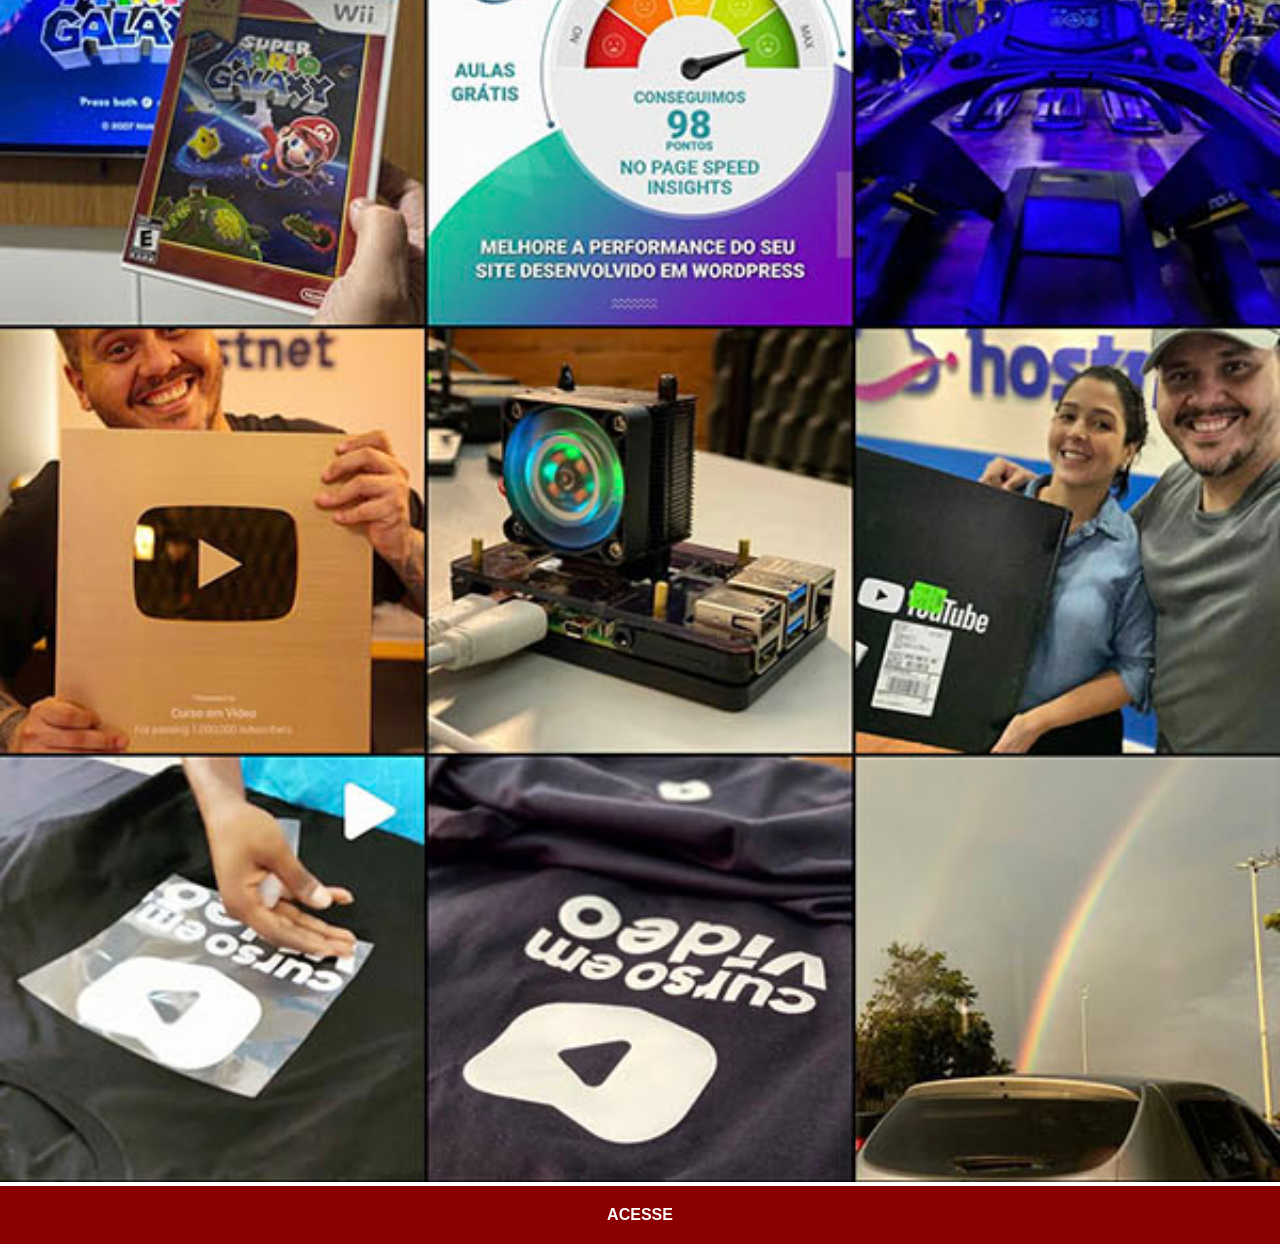
<file: instagram.html>
<!DOCTYPE html>
<html lang="pt-BR">
<head>
    <meta charset="UTF-8">
    <meta name="viewport" content="width=device-width, initial-scale=1.0">
    <title>Instagram</title>
    <link rel="stylesheet" href="estilos/social.css">
</head>
<body>
    <img src="imagens/tela-instagram.jpg" alt="instagram">
    <a href="https://www.instagram.com/gustavoguanabara/">ACESSE</a>
</body>
</html>
</file>
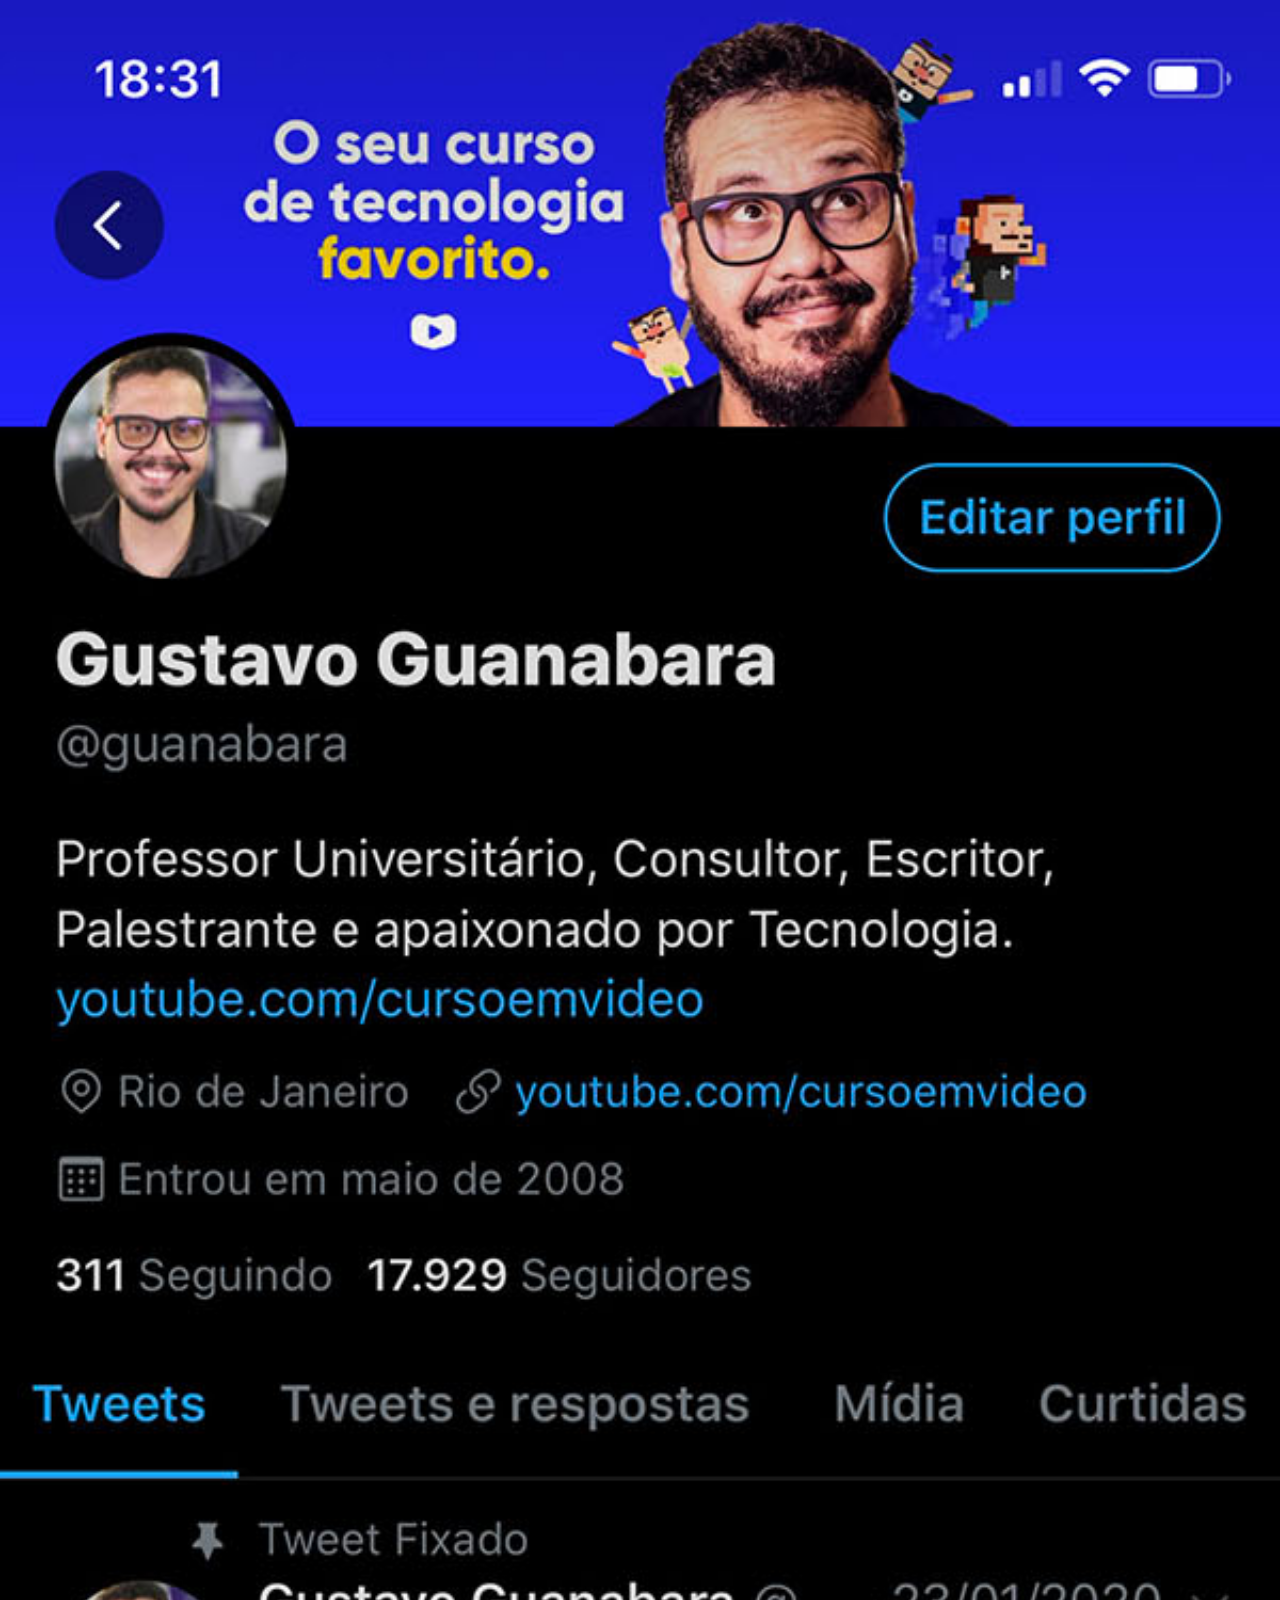
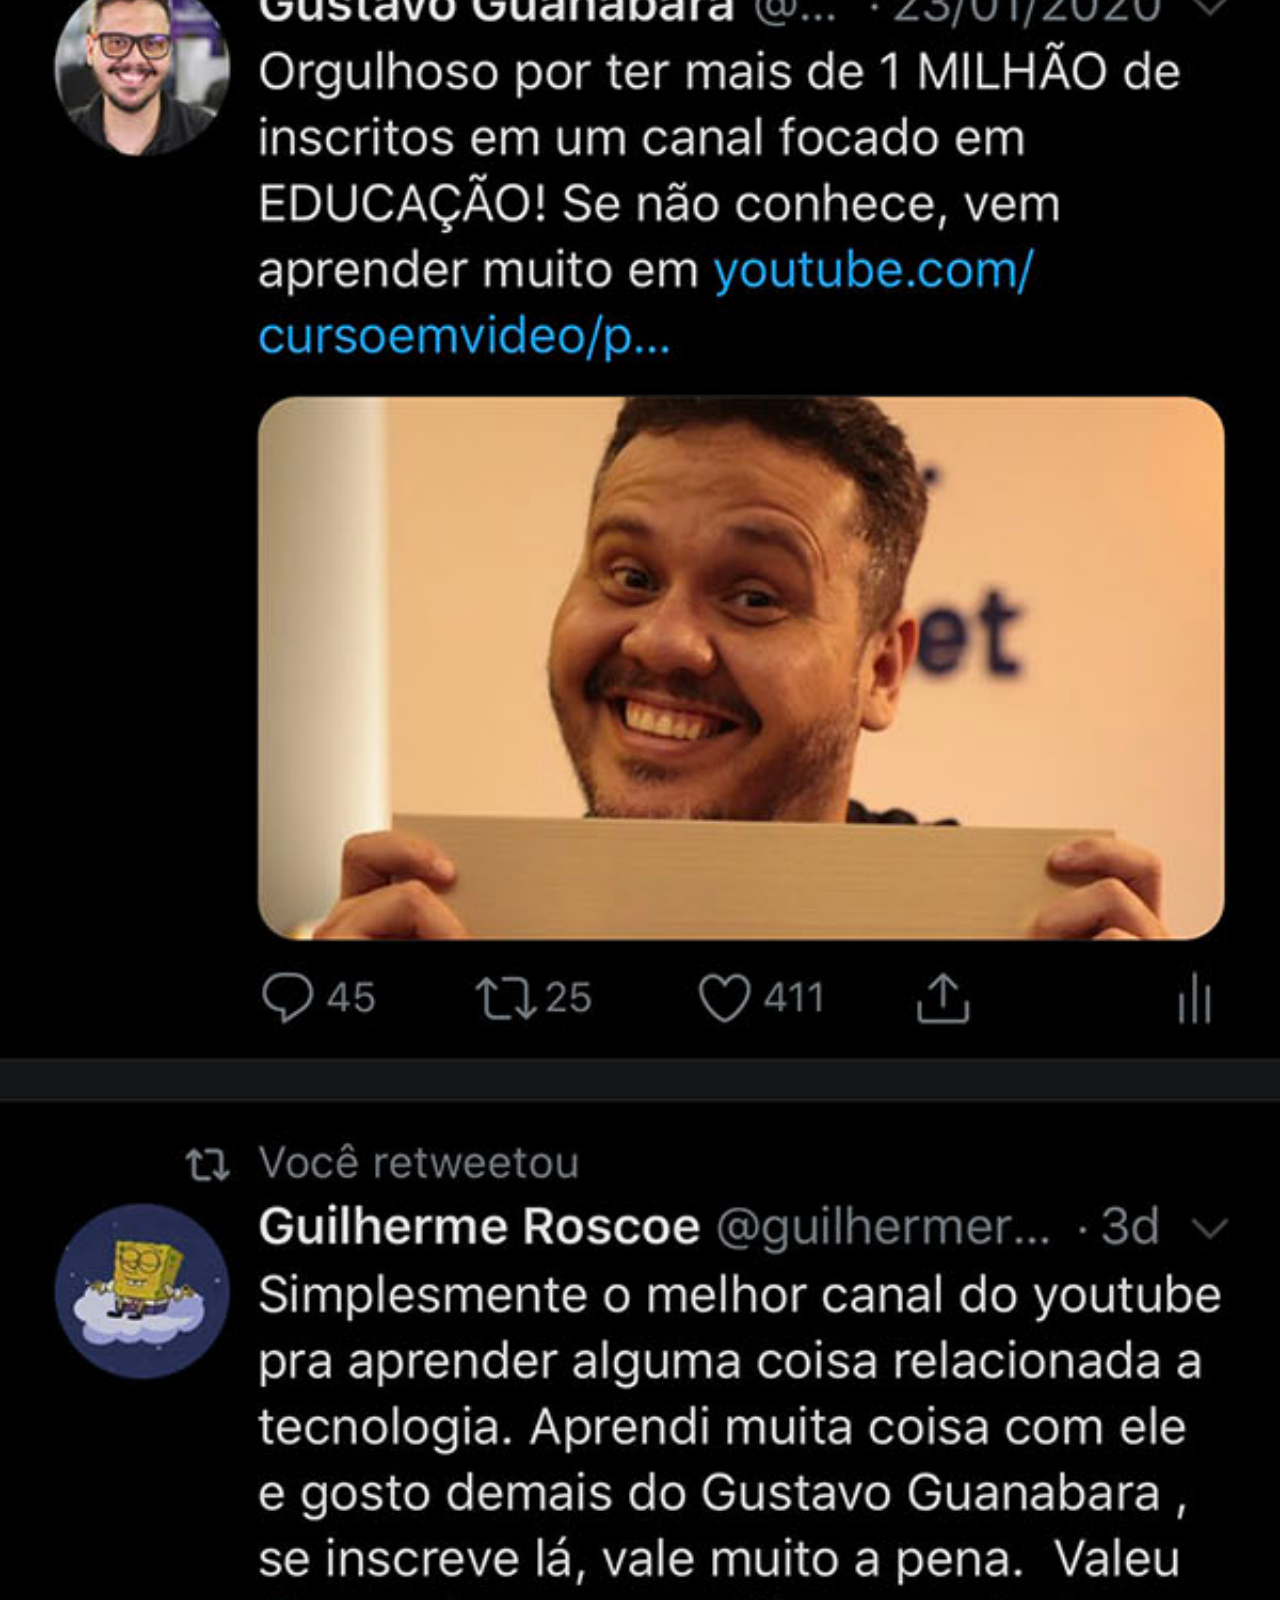
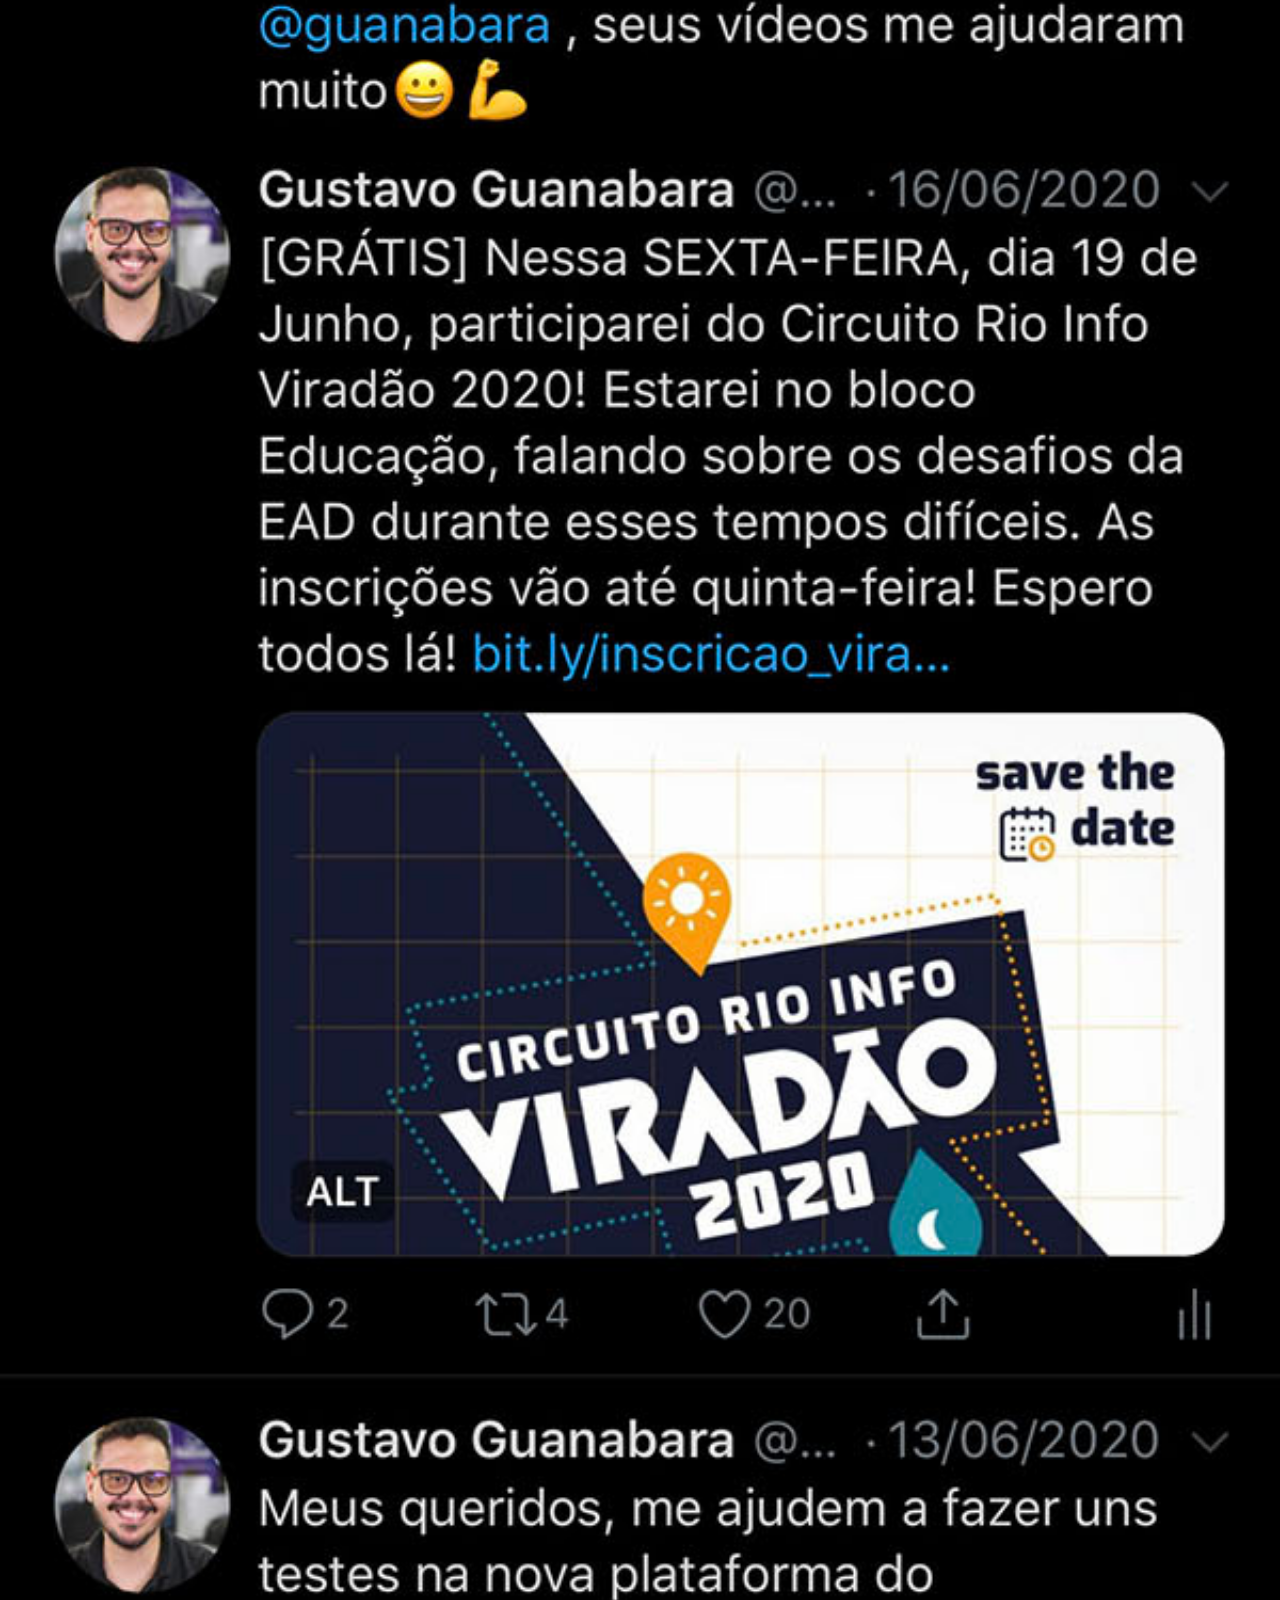
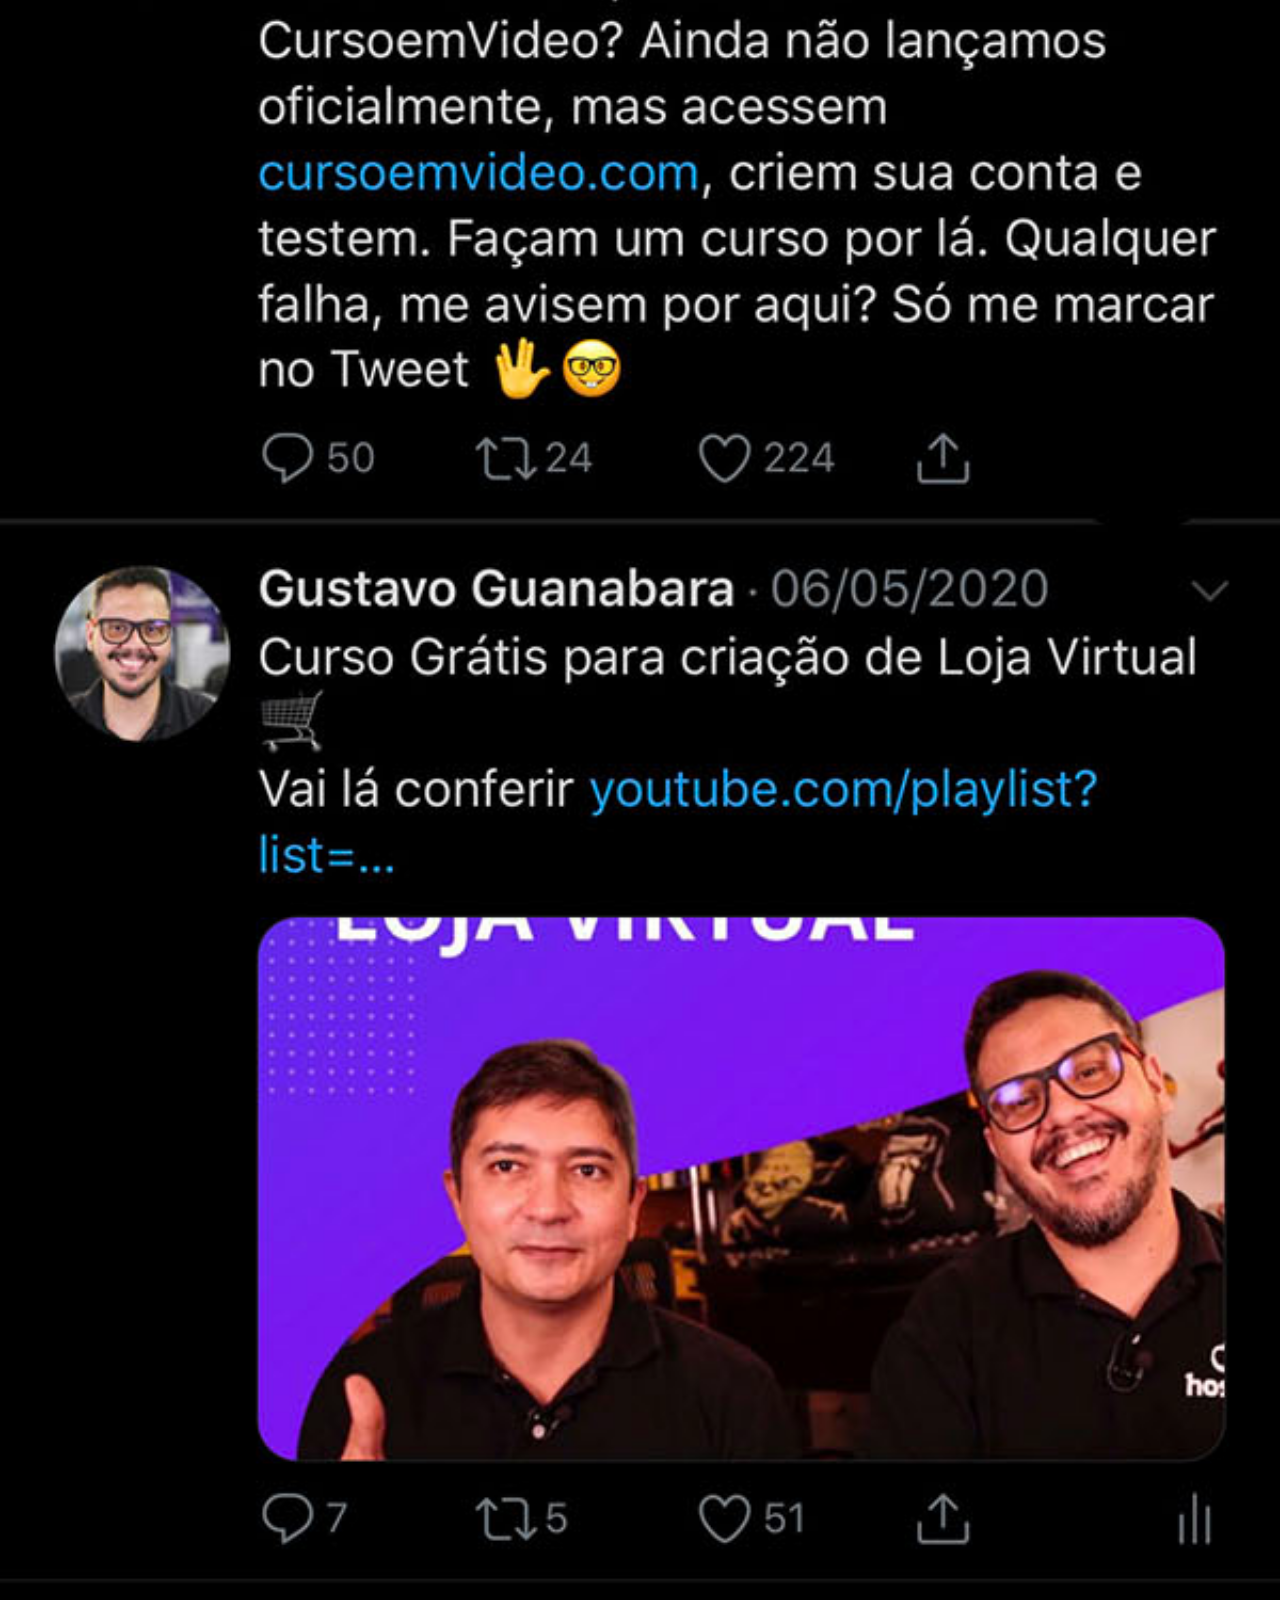
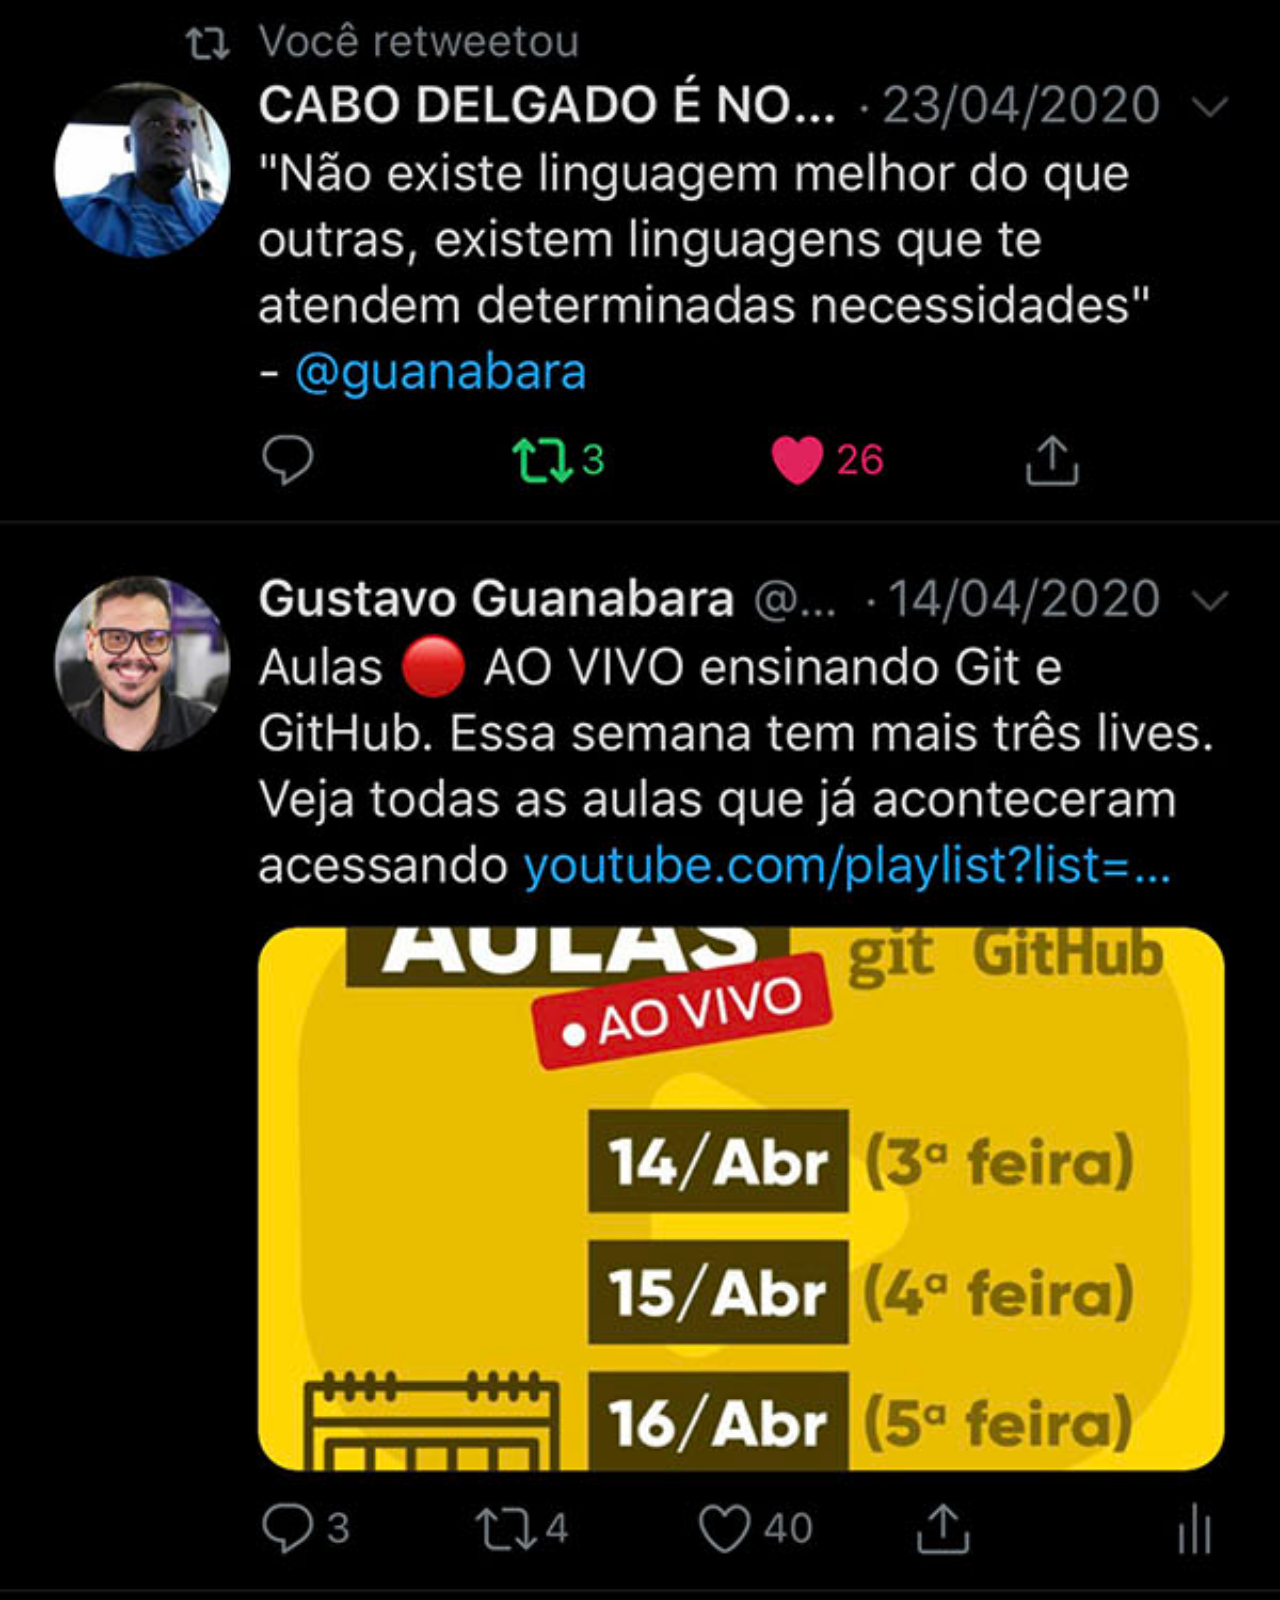
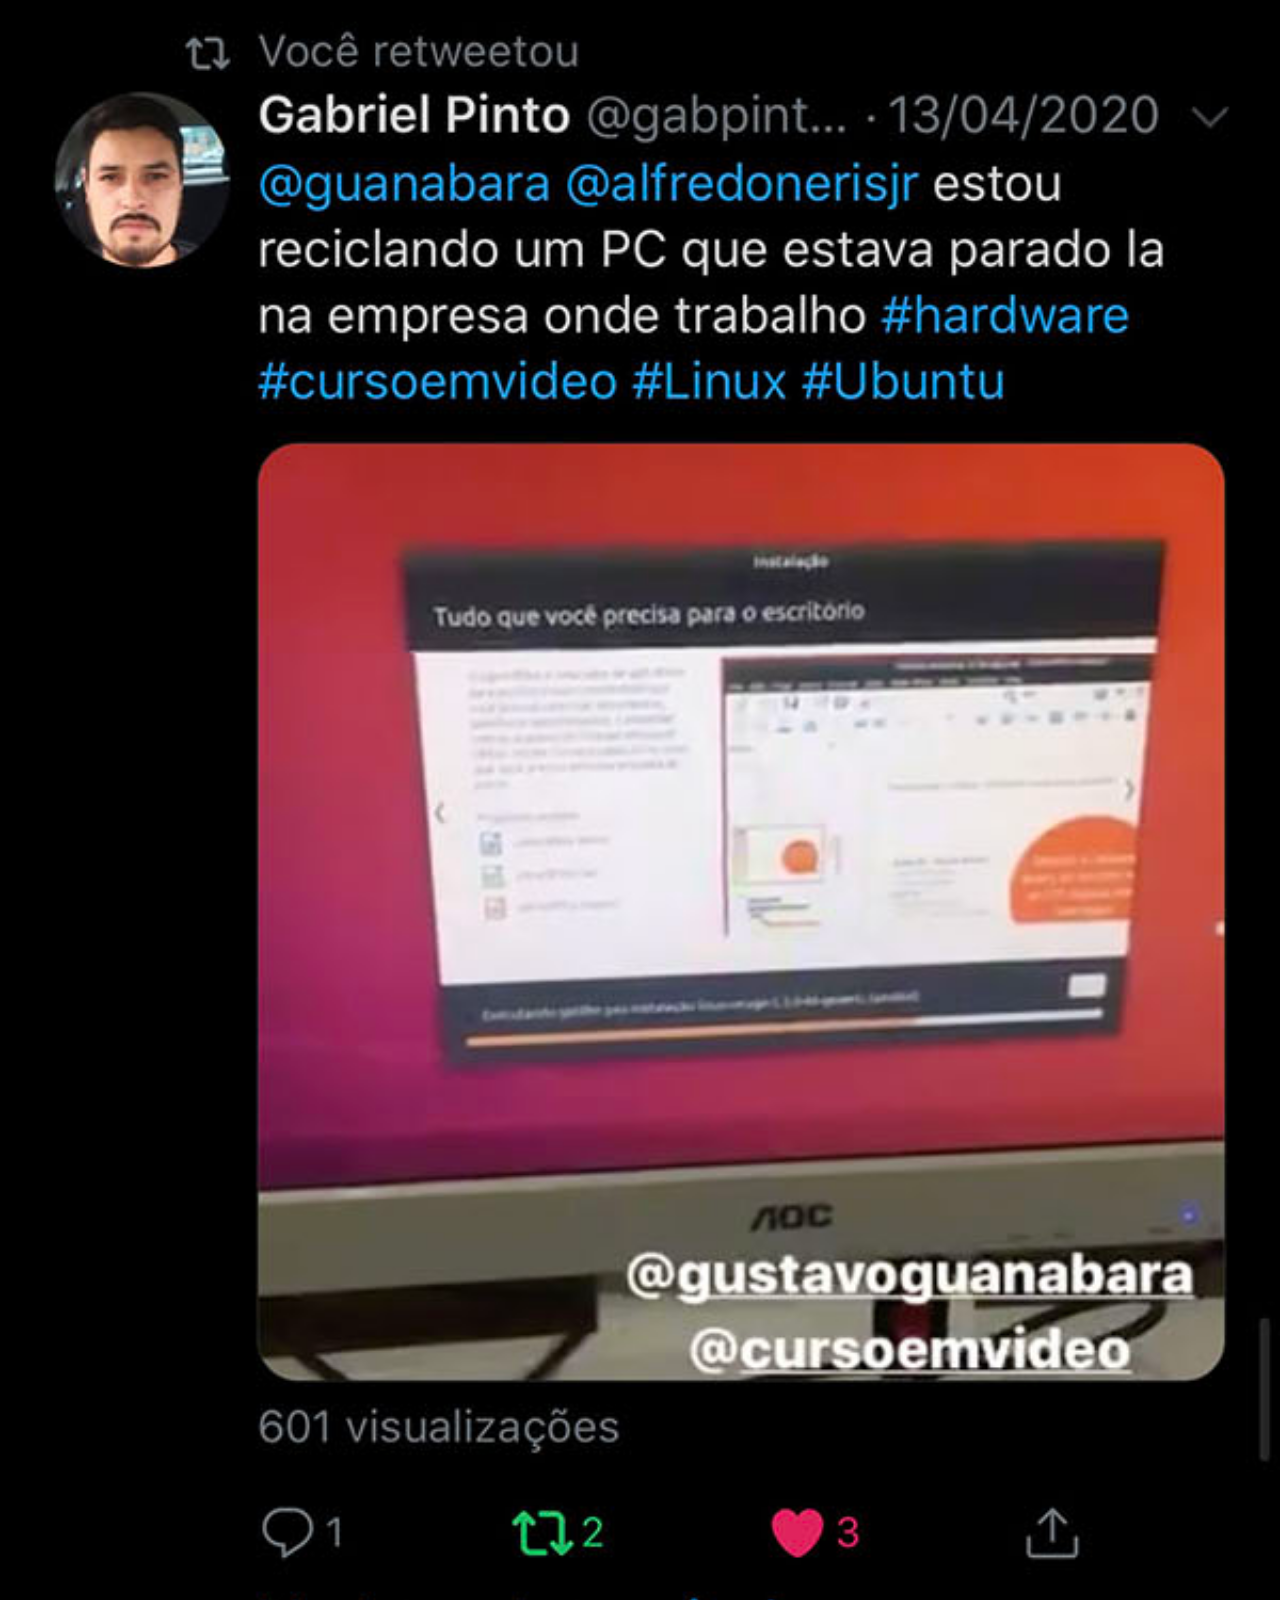
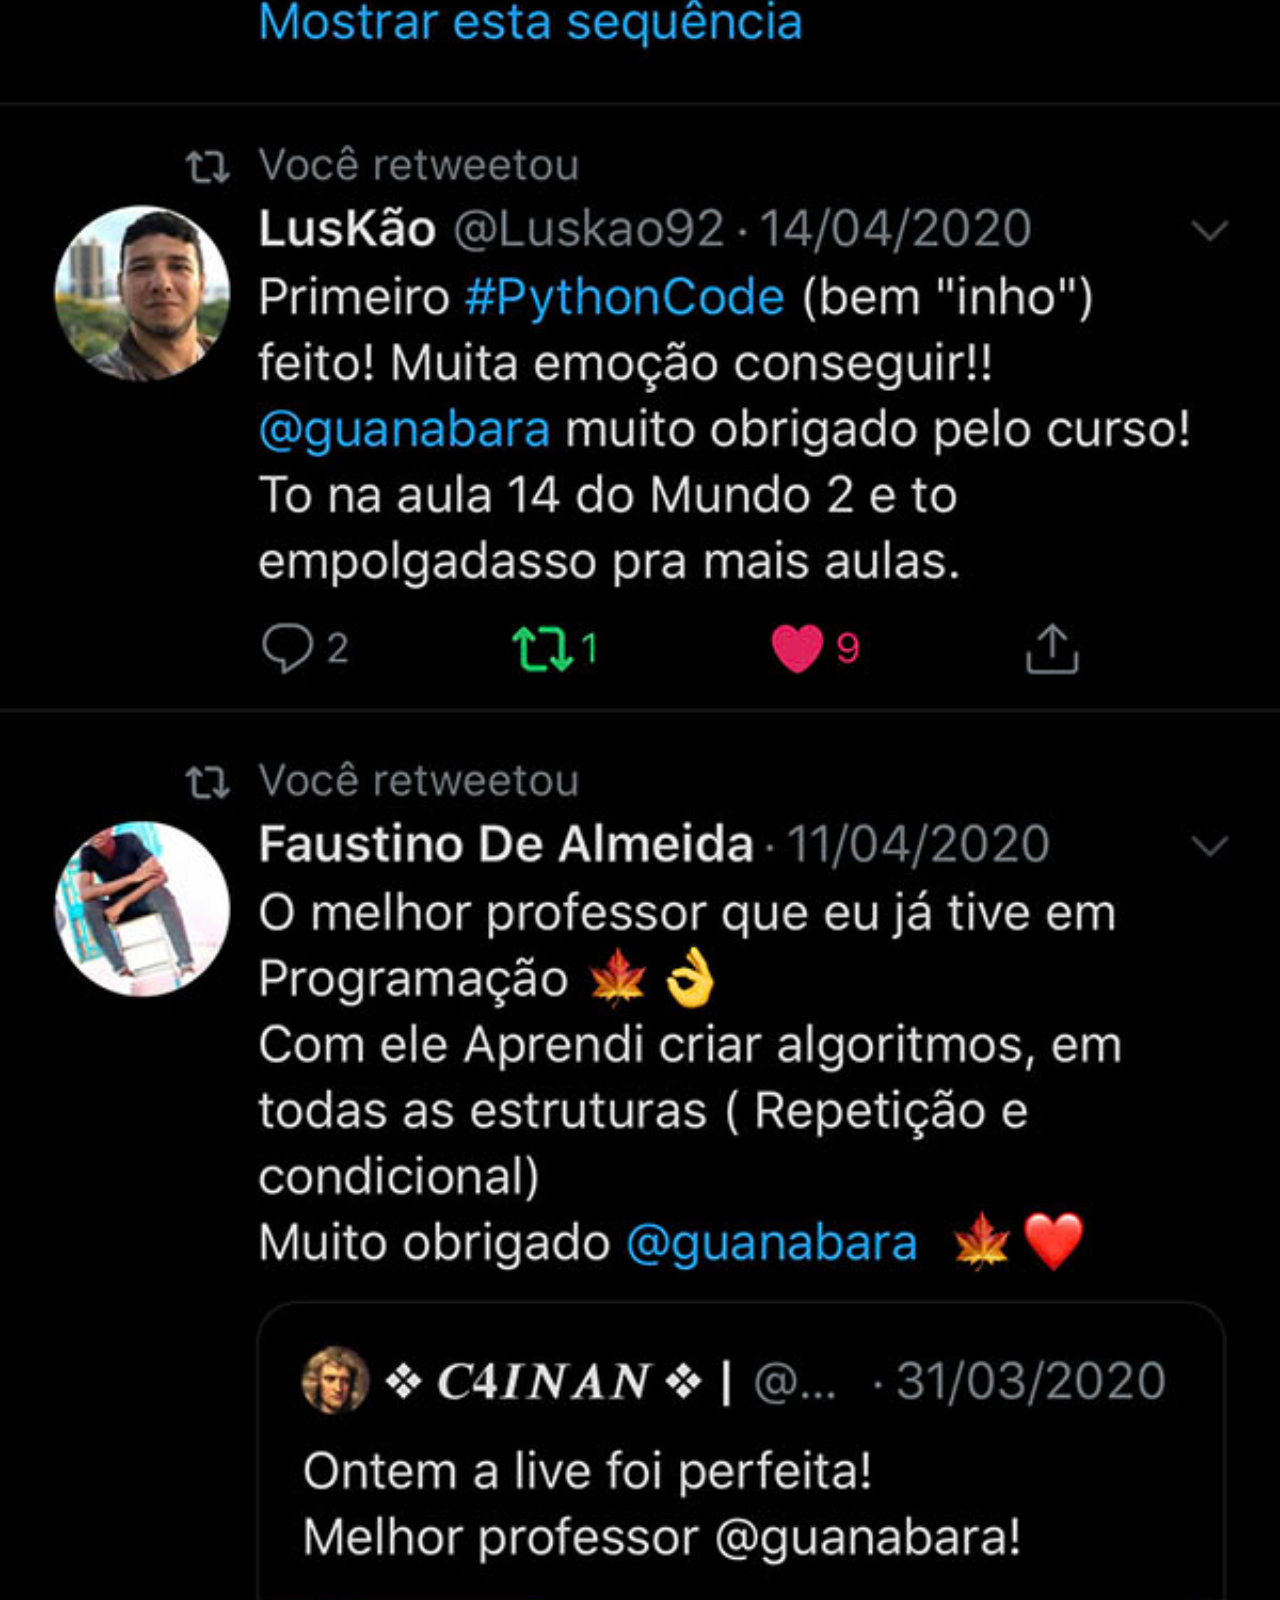
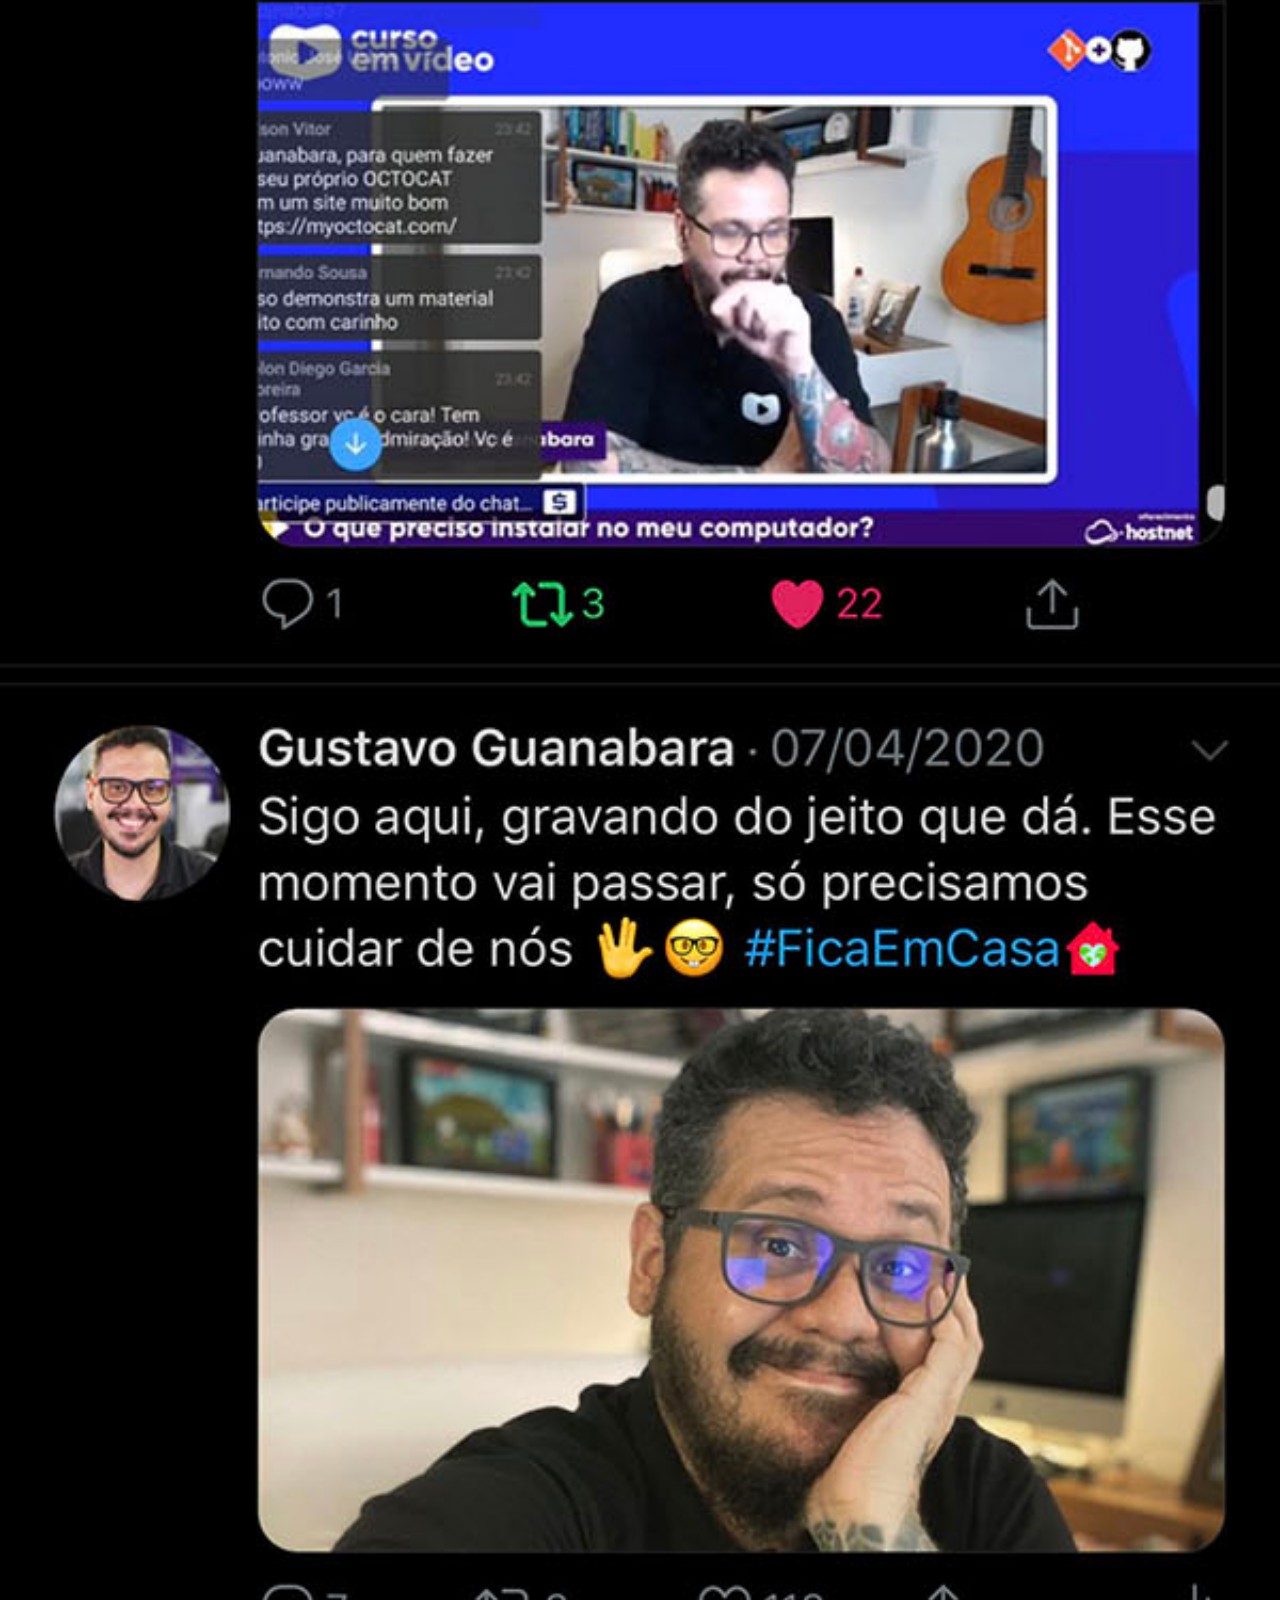
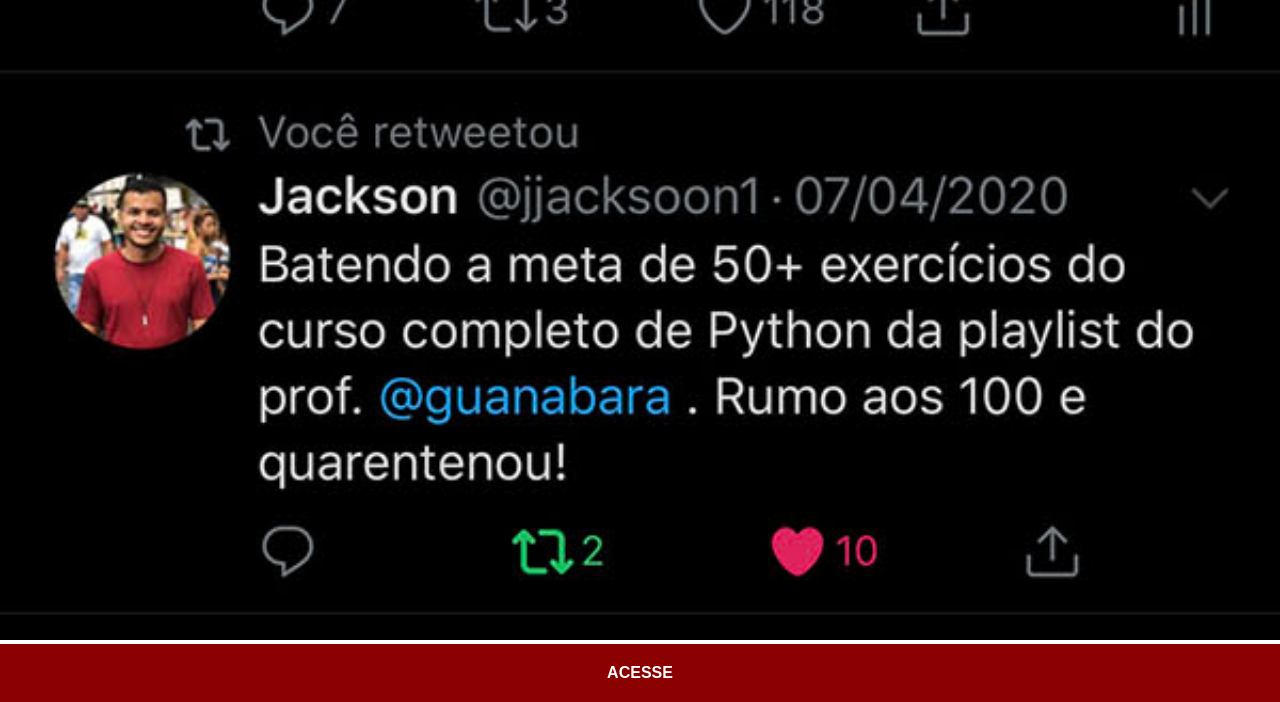
<file: twitter.html>
<!DOCTYPE html>
<html lang="pt-br">
<head>
    <meta charset="UTF-8">
    <meta name="viewport" content="width=device-width, initial-scale=1.0">
    <title>twitter</title>
    <link rel="stylesheet" href="estilos/social.css">
</head>
<body>
    <img src="imagens/tela-twitter.jpg" alt="twitter">
    <a href="">ACESSE</a>
</body>
</html>
</file>
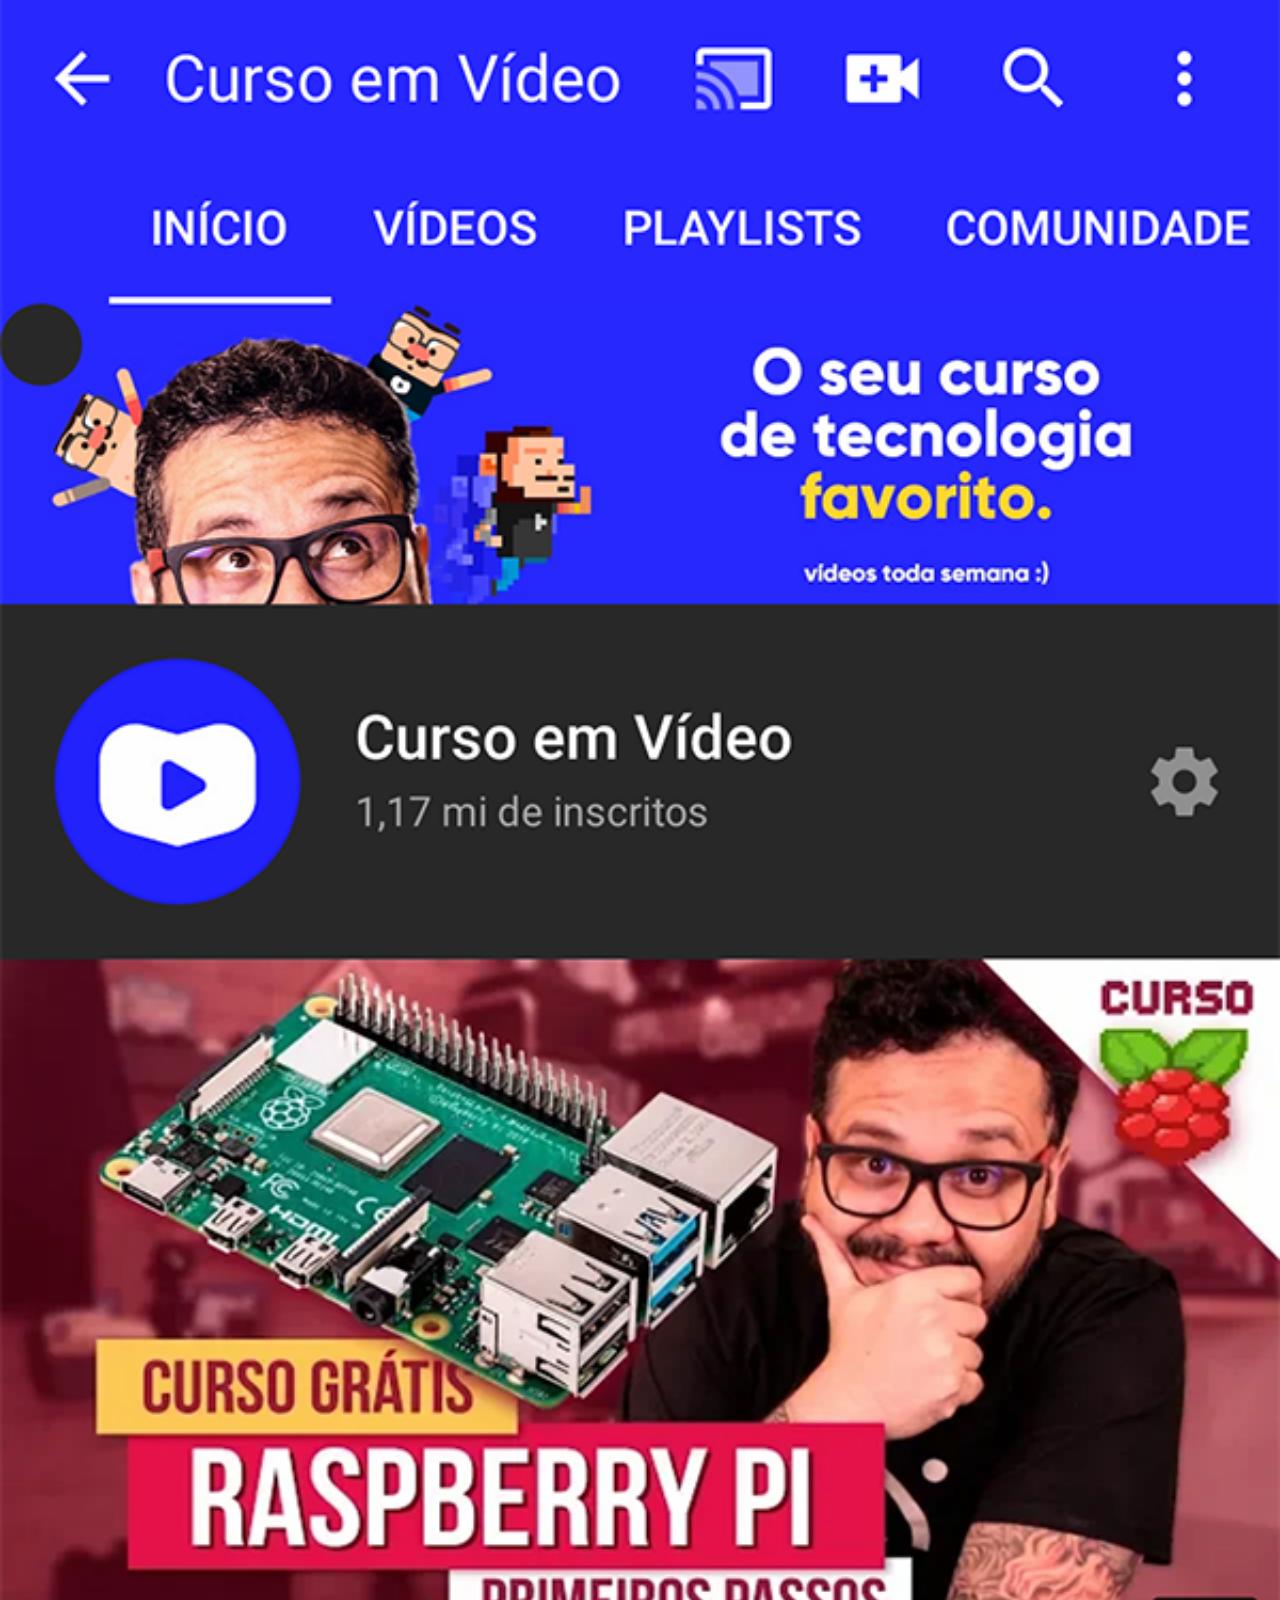
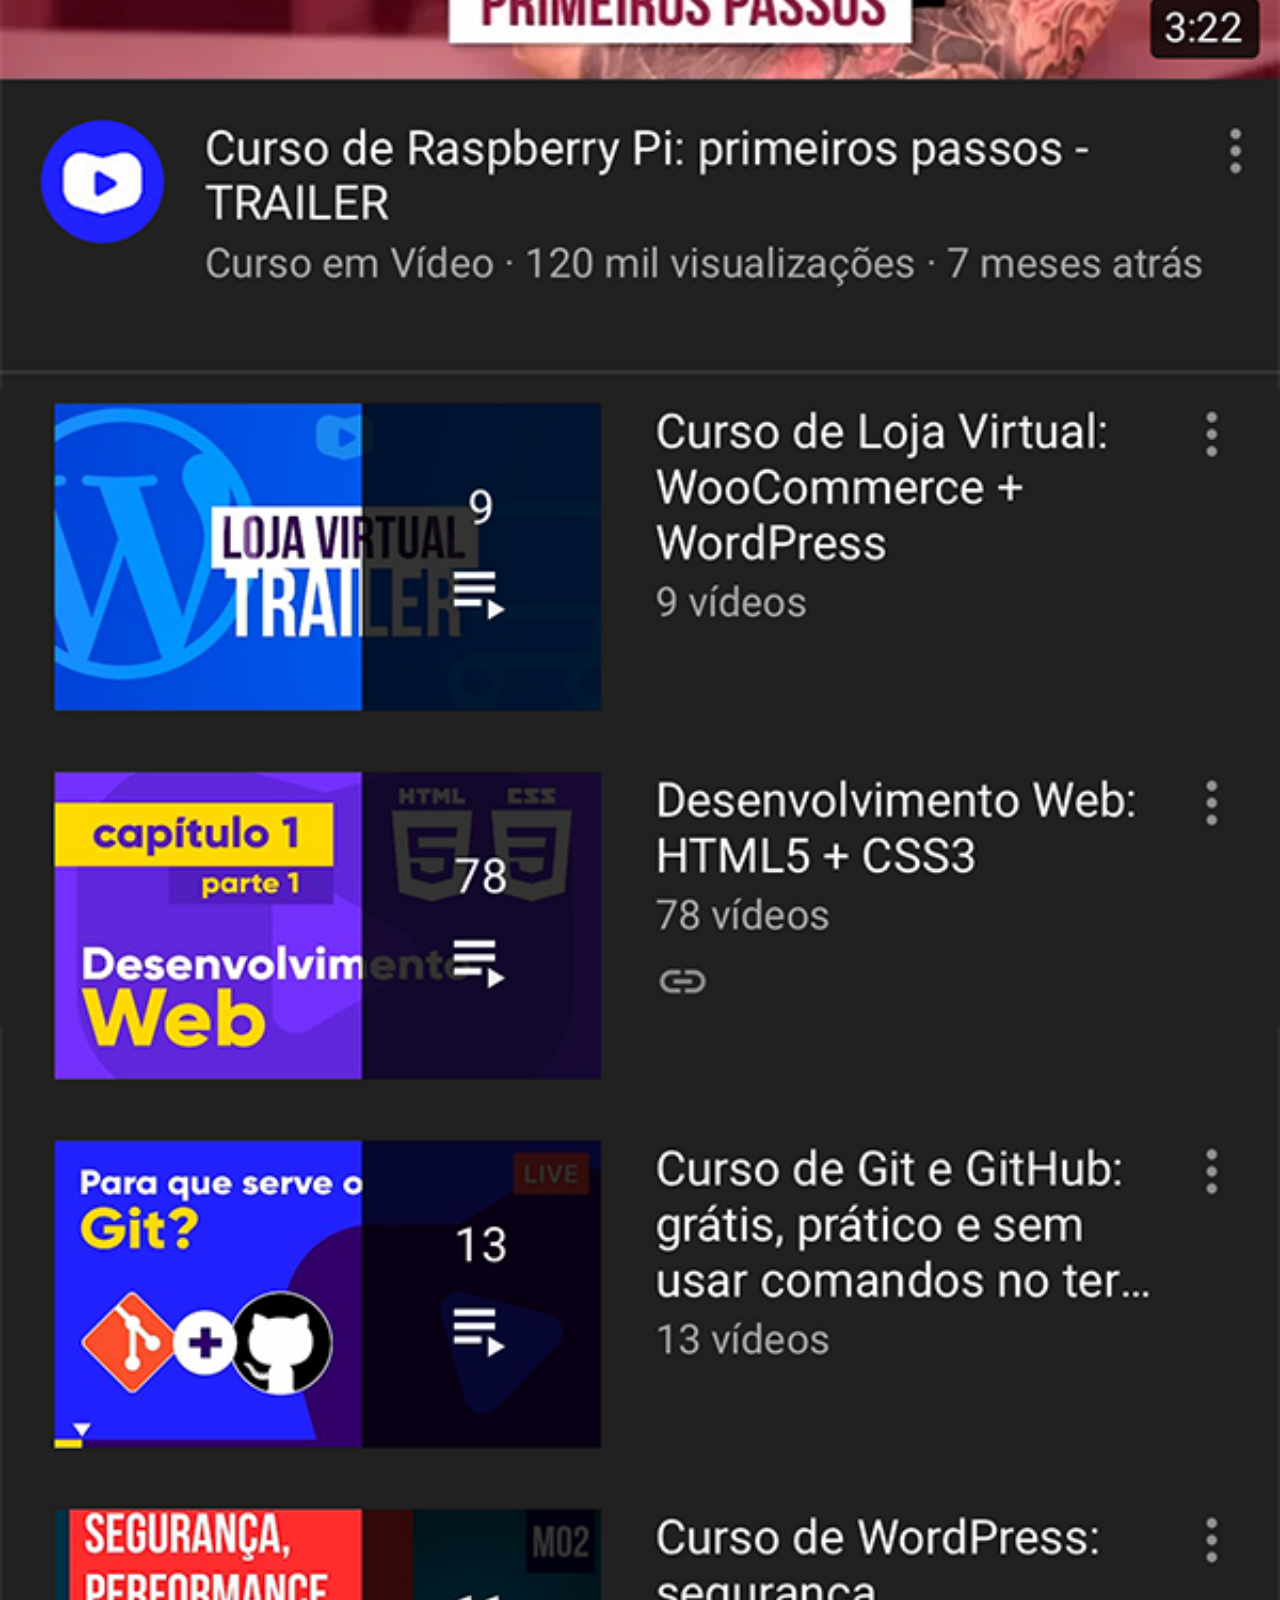
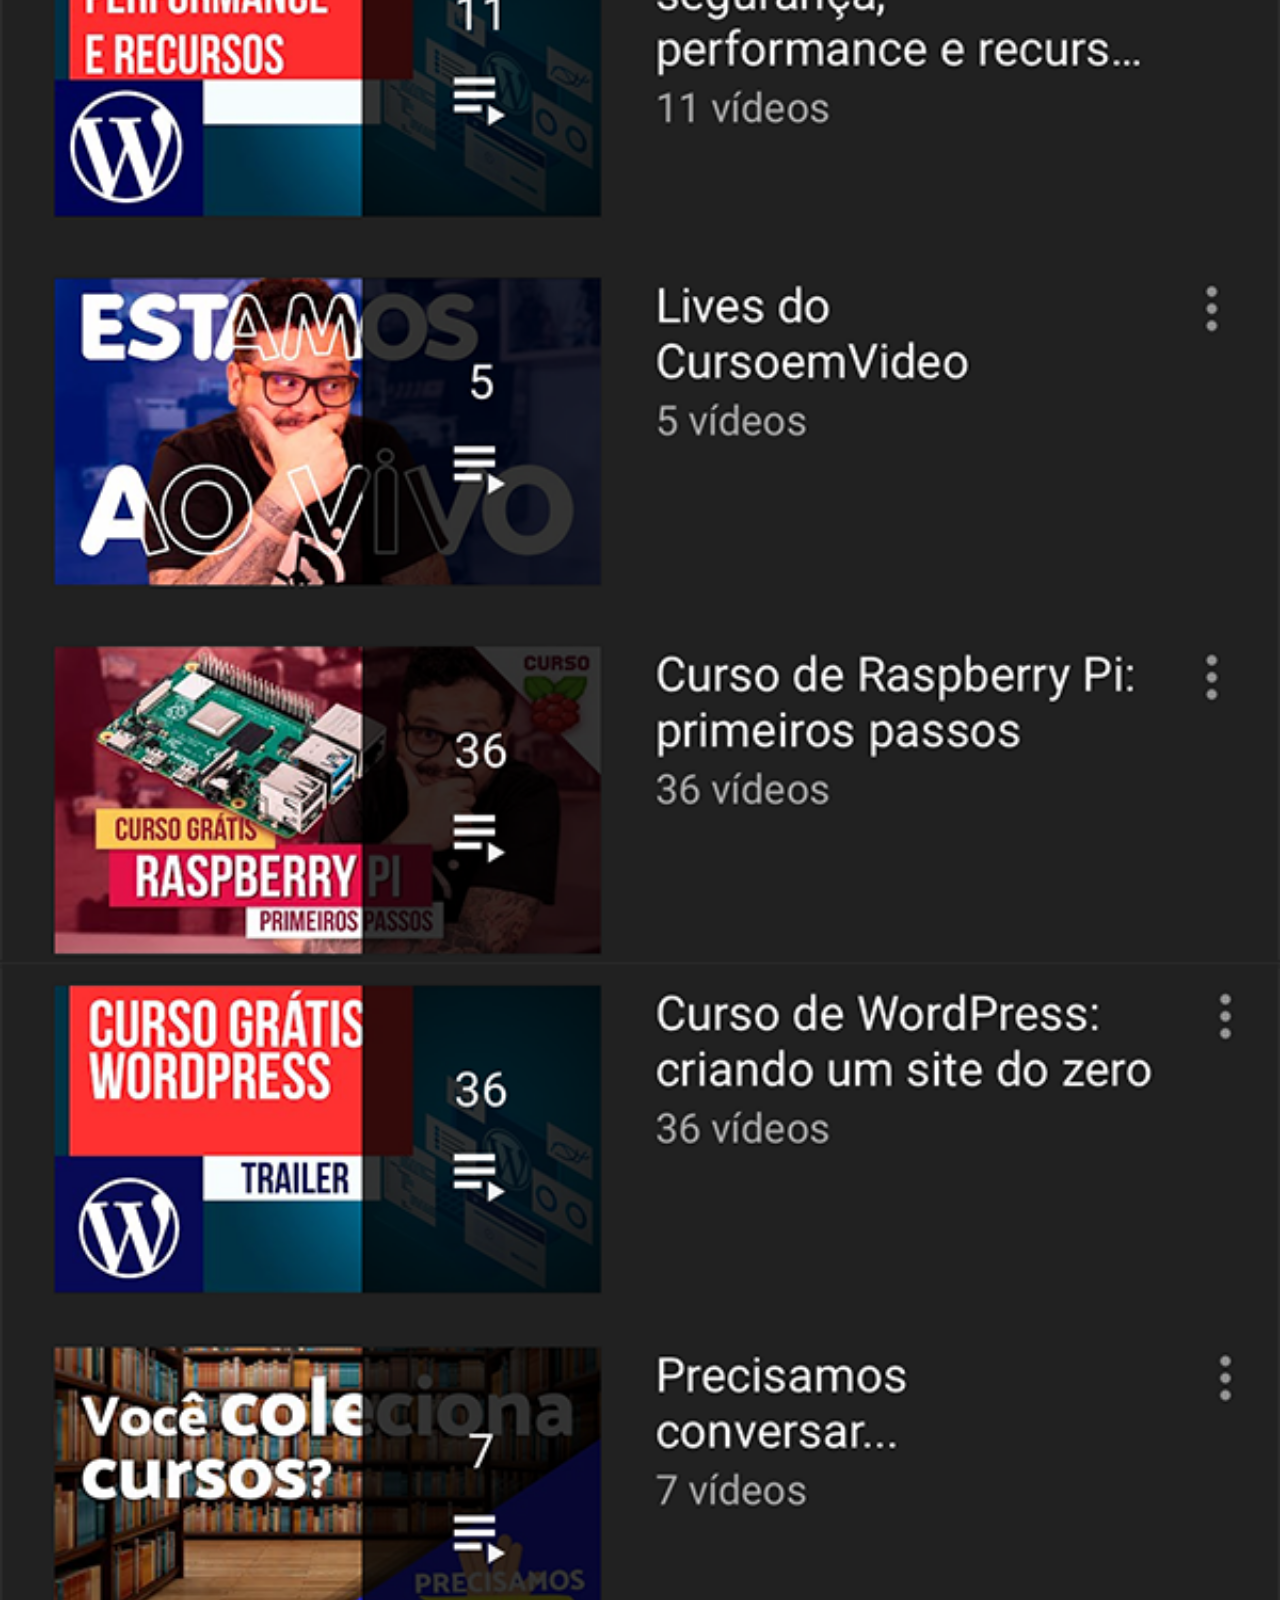
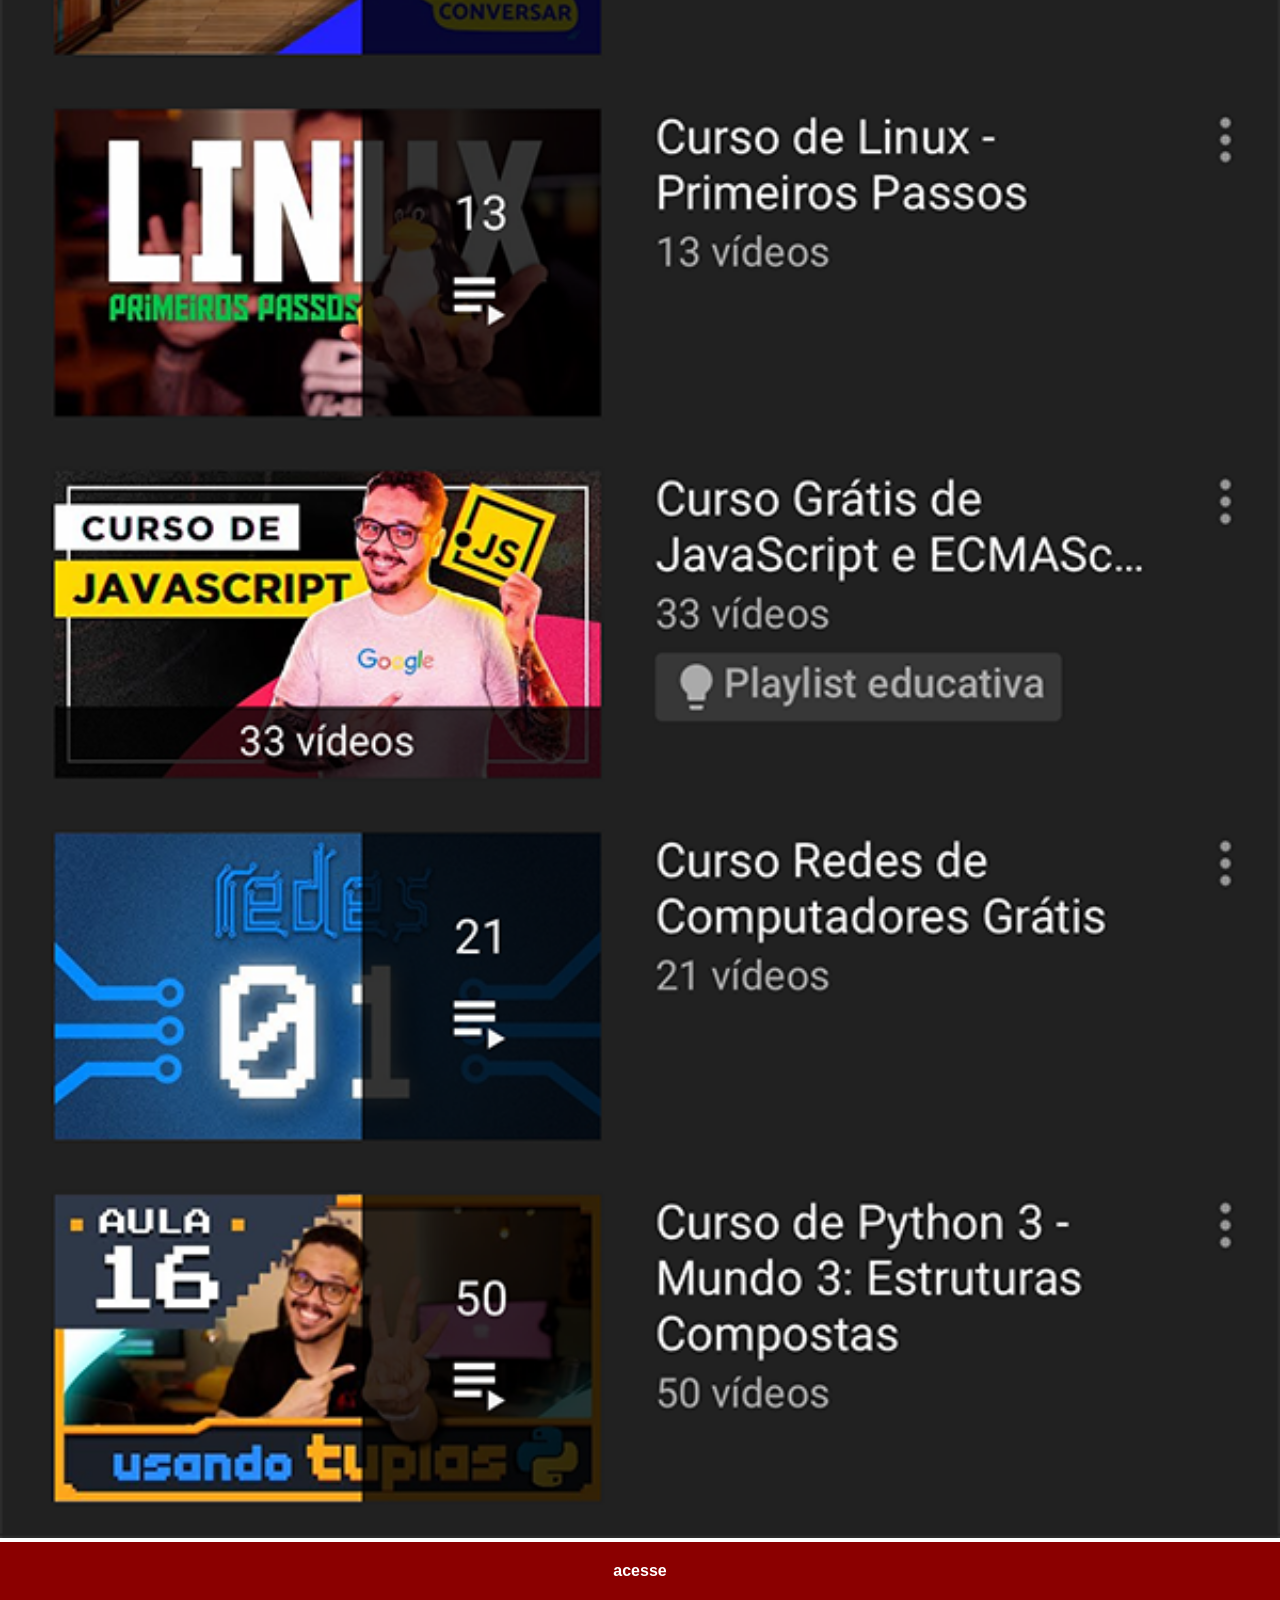
<file: youtube.html>
<!DOCTYPE html>
<html lang="pt-br">
<head>
    <meta charset="UTF-8">
    <meta name="viewport" content="width=device-width, initial-scale=1.0">
    <title>youtube</title>
    <link rel="stylesheet" href="estilos/social.css">
</head>
<body>
    <img src="imagens/tela-youtube.png" alt="youtube"><a href="https://www.youtube.com/@cursoemvideo">acesse</a>
</body>
</html>
</file>
<file: estilos/style.css>
@charset "TF8";
*{
    margin: 0px;
    padding: 0px;
    font-family: Arial, Helvetica, sans-serif;
}
html, body{
    height: 100vh;
    width: 100vw;
    background-color: black;
}
main{
    height: 100vh;
    position: relative;
}

body{
    background: url(../imagens/fundo-madeira.jpg) no-repeat top center;
    background-size: cover;
    background-attachment: fixed;
}

section#telefone{
    position: absolute;
    top: 50%;
    left: 50%;
    transform: translate(-50%, -50%);


    height: 627px;
    width: 311px;
    background: url(../imagens/frame-iphone.png) no-repeat;
}
iframe#tela{
    position: relative;
    top: 80px;
    left: 22px;
    width: 267px ;
    height: 471px;
    
}
section#redes-sociais  img{
    width: 50px;
    margin: 10px;
    border-radius: 50%;
    box-shadow: 2px 2px 5px rgba(0, 0, 0, 0.404);
    box-sizing: border-box;
   
}

section#redes-sociais{
  text-align: right; 
}
section#redes-sociais  img:hover{
   border: 2px solid rgb(255, 255, 255);
   transform: translate(-3px,-3px);
   box-shadow: 5px 5px 10px rgba(0, 0, 0, 0.623);
   transition: transform .3s;

}
</file>
<file: estilos/social.css>
@charset "utf-8";
*{
            margin: 0%;
            padding: 0px;
            font-family: Arial, Helvetica, sans-serif;
        }
        ::-webkit-scrollbar{
            width: 0px;
            height: 0px;
        }

        img{
            width: 100%;
        }

        a{
            display: block;
            background-color: darkred;
            color: white;
            padding: 20px;
            text-align: center;
            font-weight: bolder;
            text-decoration: none;
        }
        a:hover{
            background-color: red;
        }
</file>
